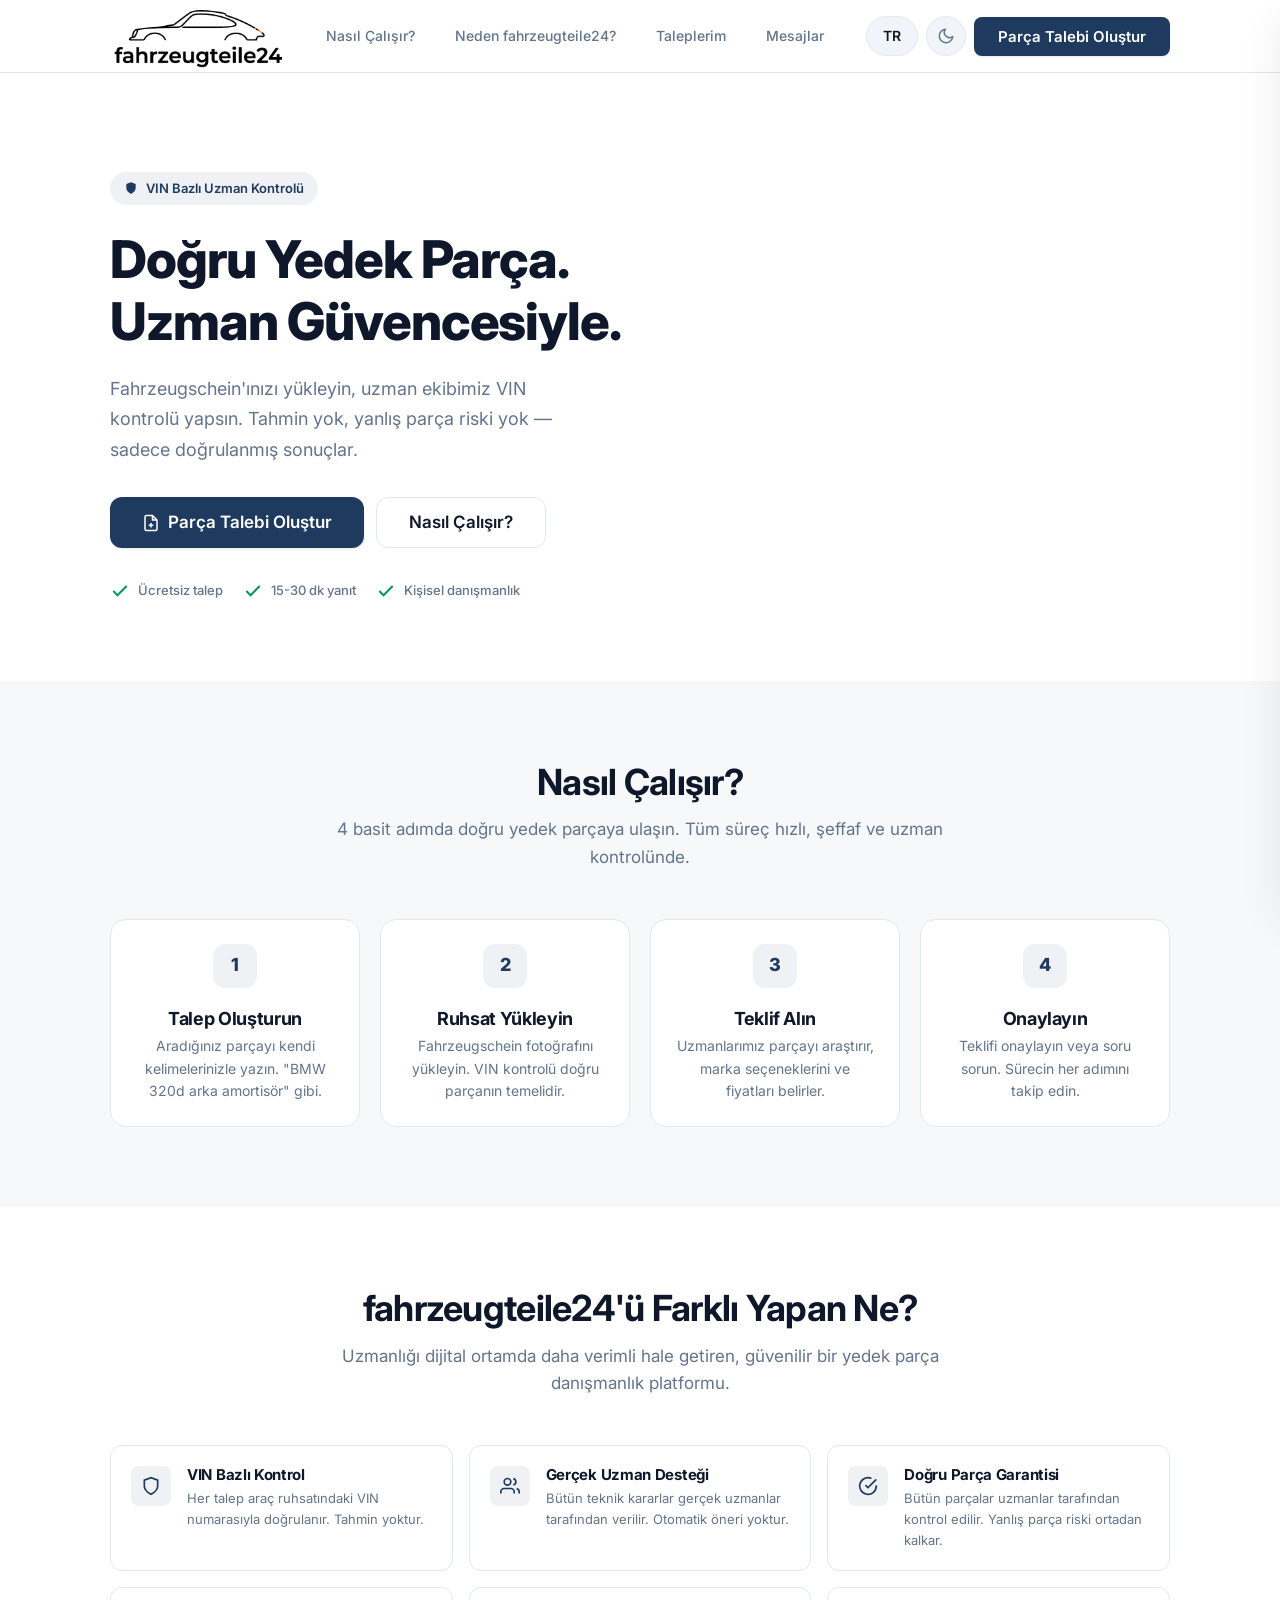
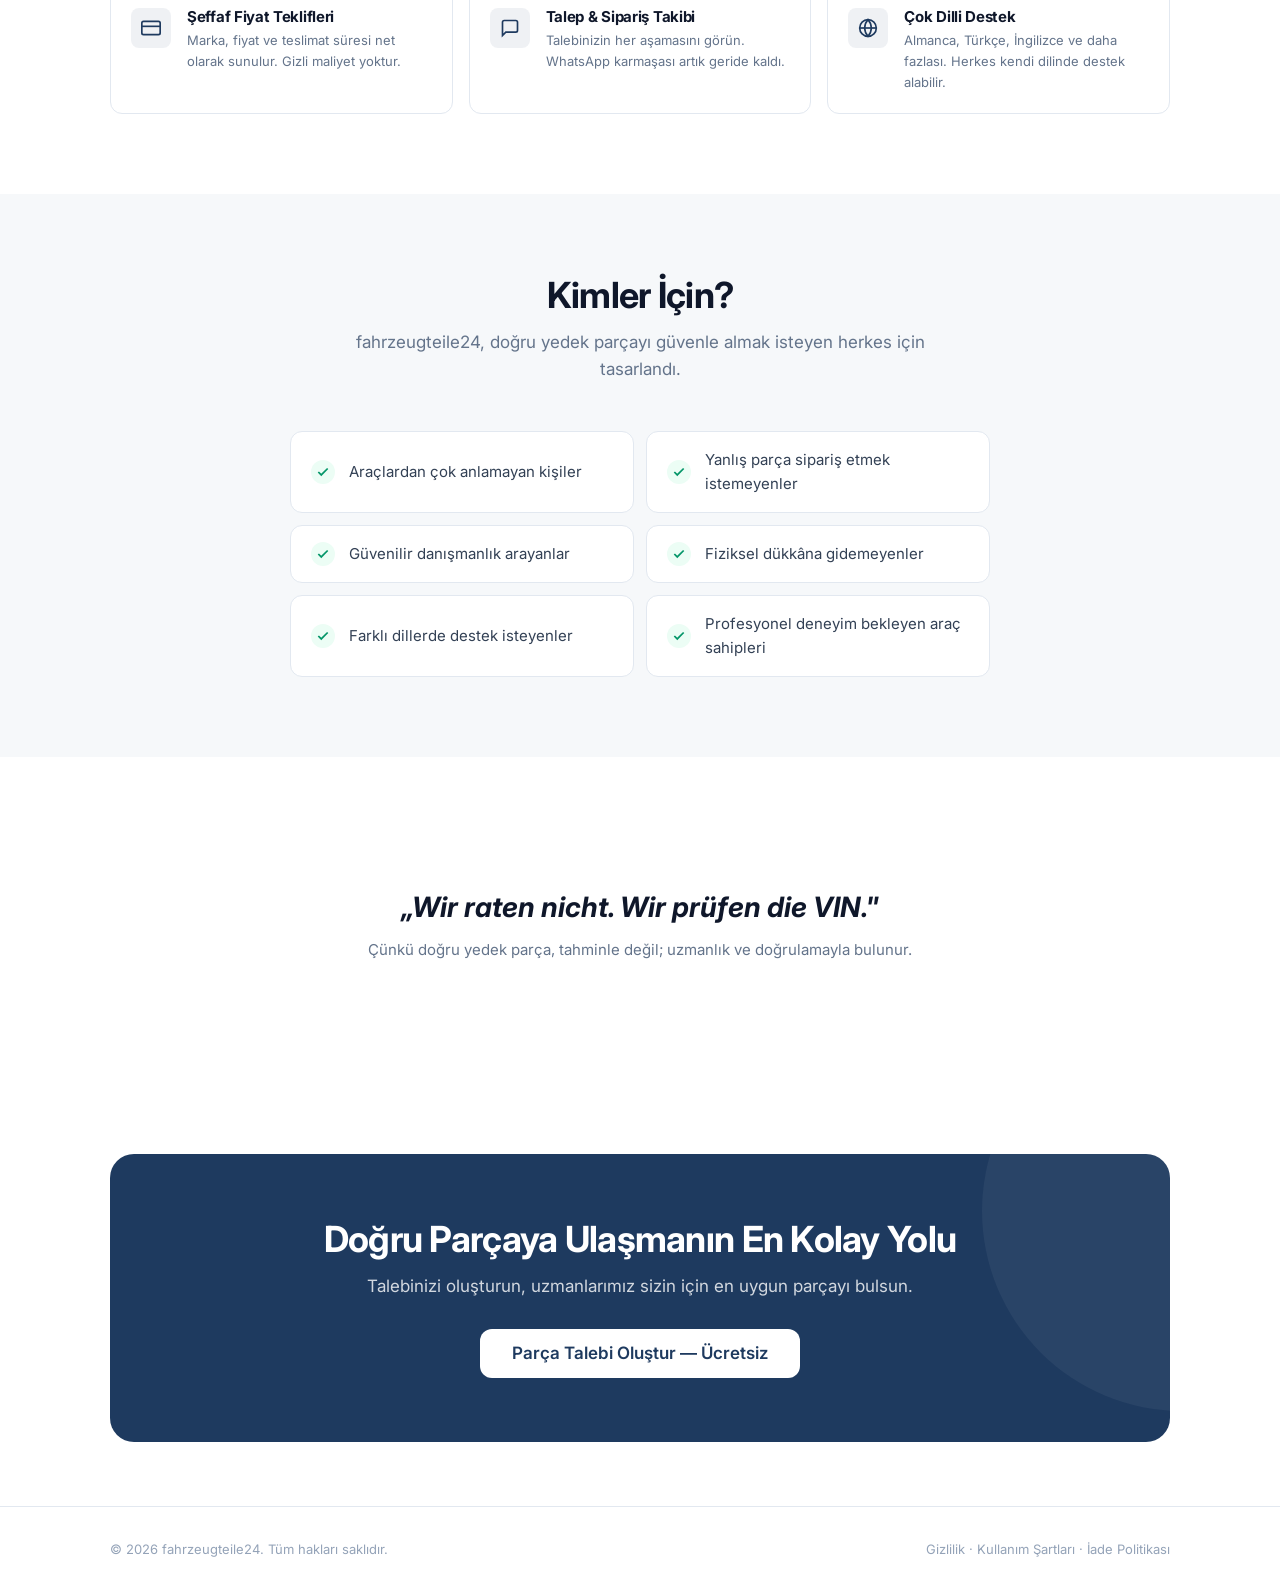
<file: index.html>
<!DOCTYPE html>
<html lang="tr">
<head>
  <meta charset="UTF-8">
  <meta name="viewport" content="width=device-width, initial-scale=1.0">
  <title>fahrzeugteile24 — Uzman Destekli Yedek Parça Platformu</title>
  <meta name="description" content="Doğru yedek parça, uzman güvencesiyle. VIN bazlı kontrol, şeffaf teklifler, profesyonel danışmanlık.">
  <link rel="stylesheet" href="css/design-system.css">
  <link rel="stylesheet" href="css/customer.css">
</head>
<body>

  <!-- ═══ NAVBAR ═══ -->
  <nav class="navbar" id="navbar">
    <div class="navbar-inner">
      <a href="#" class="navbar-brand" onclick="closeFlow()">
        <img src="assets/images/logo-light.png" alt="fahrzeugteile24" class="logo-img light-logo">
        <img src="assets/images/logo-dark.png" alt="fahrzeugteile24" class="logo-img dark-logo">
      </a>

      <div class="navbar-links">
        <a href="#nasil-calisir" class="navbar-link" data-i18n="nav_how">Nasıl Çalışır?</a>
        <a href="#guven" class="navbar-link" data-i18n="nav_why">Neden fahrzeugteile24?</a>
        <a href="#" class="navbar-link" onclick="showPage('requests'); return false;" data-i18n="nav_req">Taleplerim</a>
        <a href="#" class="navbar-link" data-i18n="nav_msgs">Mesajlar</a>
      </div>

      <div class="navbar-actions">
        <div class="lang-selector">
          <button class="lang-btn" onclick="toggleLangMenu()" id="currentLangBtn">TR</button>
          <div class="lang-menu" id="langMenu">
            <a href="#" onclick="changeLang('TR'); return false;">TR</a>
            <a href="#" onclick="changeLang('DE'); return false;">DE</a>
            <a href="#" onclick="changeLang('EN'); return false;">EN</a>
            <a href="#" onclick="changeLang('FR'); return false;">FR</a>
            <a href="#" onclick="changeLang('IT'); return false;">IT</a>
            <a href="#" onclick="changeLang('ES'); return false;">ES</a>
            <a href="#" onclick="changeLang('RU'); return false;">RU</a>
          </div>
        </div>
        <button class="theme-toggle" id="themeToggle" title="Tema değiştir">
          <svg class="icon-moon" width="18" height="18" viewBox="0 0 24 24" fill="none" stroke="currentColor" stroke-width="2" stroke-linecap="round" stroke-linejoin="round"><path d="M21 12.79A9 9 0 1 1 11.21 3 7 7 0 0 0 21 12.79z"/></svg>
          <svg class="icon-sun" width="18" height="18" viewBox="0 0 24 24" fill="none" stroke="currentColor" stroke-width="2" stroke-linecap="round" stroke-linejoin="round"><circle cx="12" cy="12" r="5"/><line x1="12" y1="1" x2="12" y2="3"/><line x1="12" y1="21" x2="12" y2="23"/><line x1="4.22" y1="4.22" x2="5.64" y2="5.64"/><line x1="18.36" y1="18.36" x2="19.78" y2="19.78"/><line x1="1" y1="12" x2="3" y2="12"/><line x1="21" y1="12" x2="23" y2="12"/><line x1="4.22" y1="19.78" x2="5.64" y2="18.36"/><line x1="18.36" y1="5.64" x2="19.78" y2="4.22"/></svg>
        </button>
        <a href="#" class="btn btn-primary navbar-cta" onclick="openFlow(); return false;" data-i18n="nav_cta">Parça Talebi Oluştur</a>
        <button class="mobile-menu-btn" onclick="toggleMobileMenu()">
          <span></span><span></span><span></span>
        </button>
      </div>
    </div>
  </nav>

  <!-- ═══ MOBILE MENU ═══ -->
  <div class="mobile-menu-backdrop" id="mobileBackdrop" onclick="toggleMobileMenu()"></div>
  <div class="mobile-menu" id="mobileMenu">
    <div class="mobile-menu-header">
      <span style="font-weight: 700; font-size: 1.125rem; color: var(--text-heading);">Menü</span>
      <button class="mobile-menu-close" onclick="toggleMobileMenu()">
        <svg width="18" height="18" viewBox="0 0 24 24" fill="none" stroke="currentColor" stroke-width="2.5"><line x1="18" y1="6" x2="6" y2="18"/><line x1="6" y1="6" x2="18" y2="18"/></svg>
      </button>
    </div>
    <div class="mobile-menu-body">
      <a href="#nasil-calisir" class="mobile-nav-link" onclick="toggleMobileMenu()">Nasıl Çalışır?<span class="arrow">›</span></a>
      <a href="#guven" class="mobile-nav-link" onclick="toggleMobileMenu()">Neden fahrzeugteile24?<span class="arrow">›</span></a>
      <a href="#" class="mobile-nav-link" onclick="showPage('requests'); toggleMobileMenu(); return false;">Taleplerim<span class="arrow">›</span></a>
      <a href="#" class="mobile-nav-link">Mesajlar<span class="arrow">›</span></a>
      <a href="#" class="mobile-nav-link">Teslimat Takip<span class="arrow">›</span></a>
      <a href="#" class="mobile-nav-link">Yardım & Destek<span class="arrow">›</span></a>
    </div>
    <div class="mobile-menu-footer">
      <button class="btn btn-primary btn-block" onclick="openFlow(); toggleMobileMenu();">Parça Talebi Oluştur</button>
    </div>
  </div>

  <!-- ═══ PAGE CONTENT ═══ -->
  <div class="page-content" id="pageContent">

    <!-- HERO -->
    <section class="hero">
      <div class="container">
        <div class="hero-inner">
          <div class="hero-content">
            <div class="hero-eyebrow reveal" data-i18n="hero_eyebrow">
              <svg width="14" height="14" viewBox="0 0 24 24" fill="currentColor"><path d="M12 22s8-4 8-10V5l-8-3-8 3v7c0 6 8 10 8 10z"/></svg>
              VIN Bazlı Uzman Kontrolü
            </div>

            <h1 class="reveal" data-i18n="hero_title">Doğru Yedek Parça.<br>Uzman Güvencesiyle.</h1>
            
            <p class="hero-desc reveal" data-i18n="hero_desc">
              Fahrzeugschein'ınızı yükleyin, uzman ekibimiz VIN kontrolü yapsın. 
              Tahmin yok, yanlış parça riski yok — sadece doğrulanmış sonuçlar.
            </p>

            <div class="hero-actions reveal">
              <button class="btn btn-primary btn-lg" onclick="openFlow()">
                <svg width="18" height="18" viewBox="0 0 24 24" fill="none" stroke="currentColor" stroke-width="2"><path d="M14 2H6a2 2 0 0 0-2 2v16a2 2 0 0 0 2 2h12a2 2 0 0 0 2-2V8z"/><polyline points="14 2 14 8 20 8"/><line x1="12" y1="18" x2="12" y2="12"/><line x1="9" y1="15" x2="15" y2="15"/></svg>
                <span data-i18n="hero_btn_primary">Parça Talebi Oluştur</span>
              </button>
              <a href="#nasil-calisir" class="btn btn-secondary btn-lg" data-i18n="hero_btn_secondary">Nasıl Çalışır?</a>
            </div>

            <div class="hero-trust reveal">
              <div class="hero-trust-item">
                <svg class="hero-trust-icon" viewBox="0 0 24 24" fill="none" stroke="currentColor" stroke-width="2.5"><polyline points="20 6 9 17 4 12"/></svg>
                <span data-i18n="hero_trust_1">Ücretsiz talep</span>
              </div>
              <div class="hero-trust-item">
                <svg class="hero-trust-icon" viewBox="0 0 24 24" fill="none" stroke="currentColor" stroke-width="2.5"><polyline points="20 6 9 17 4 12"/></svg>
                <span data-i18n="hero_trust_2">15-30 dk yanıt</span>
              </div>
              <div class="hero-trust-item">
                <svg class="hero-trust-icon" viewBox="0 0 24 24" fill="none" stroke="currentColor" stroke-width="2.5"><polyline points="20 6 9 17 4 12"/></svg>
                <span data-i18n="hero_trust_3">Kişisel danışmanlık</span>
              </div>
            </div>
          </div>
        </div>
      </div>
    </section>

    <!-- NASIL ÇALIŞIR -->
    <section class="section section-alt" id="nasil-calisir">
      <div class="container">
        <div class="section-header reveal">
          <h2 data-i18n="steps_title">Nasıl Çalışır?</h2>
          <p data-i18n="steps_desc">4 basit adımda doğru yedek parçaya ulaşın. Tüm süreç hızlı, şeffaf ve uzman kontrolünde.</p>
        </div>

        <div class="steps-grid reveal-group">
          <div class="step-card reveal">
            <div class="step-number">1</div>
            <div class="step-content">
              <h4 data-i18n="step1_title">Talep Oluşturun</h4>
              <p data-i18n="step1_desc">Aradığınız parçayı kendi kelimelerinizle yazın. "BMW 320d arka amortisör" gibi.</p>
            </div>
          </div>

          <div class="step-card reveal">
            <div class="step-number">2</div>
            <div class="step-content">
              <h4 data-i18n="step2_title">Ruhsat Yükleyin</h4>
              <p data-i18n="step2_desc">Fahrzeugschein fotoğrafını yükleyin. VIN kontrolü doğru parçanın temelidir.</p>
            </div>
          </div>

          <div class="step-card reveal">
            <div class="step-number">3</div>
            <div class="step-content">
              <h4 data-i18n="step3_title">Teklif Alın</h4>
              <p data-i18n="step3_desc">Uzmanlarımız parçayı araştırır, marka seçeneklerini ve fiyatları belirler.</p>
            </div>
          </div>

          <div class="step-card reveal">
            <div class="step-number">4</div>
            <div class="step-content">
              <h4 data-i18n="step4_title">Onaylayın</h4>
              <p data-i18n="step4_desc">Teklifi onaylayın veya soru sorun. Sürecin her adımını takip edin.</p>
            </div>
          </div>
        </div>
      </div>
    </section>

    <!-- GÜVEN BÖLÜMü -->
    <section class="section" id="guven">
      <div class="container">
        <div class="section-header reveal">
          <h2 data-i18n="trust_title">fahrzeugteile24'ü Farklı Yapan Ne?</h2>
          <p data-i18n="trust_desc">Uzmanlığı dijital ortamda daha verimli hale getiren, güvenilir bir yedek parça danışmanlık platformu.</p>
        </div>

        <div class="trust-grid reveal-group">
          <div class="trust-card reveal">
            <div class="trust-icon">
              <svg width="20" height="20" viewBox="0 0 24 24" fill="none" stroke="currentColor" stroke-width="2"><path d="M12 22s8-4 8-10V5l-8-3-8 3v7c0 6 8 10 8 10z"/></svg>
            </div>
            <div>
              <h4 data-i18n="trust1_title">VIN Bazlı Kontrol</h4>
              <p data-i18n="trust1_desc">Her talep araç ruhsatındaki VIN numarasıyla doğrulanır. Tahmin yoktur.</p>
            </div>
          </div>

          <div class="trust-card reveal">
            <div class="trust-icon">
              <svg width="20" height="20" viewBox="0 0 24 24" fill="none" stroke="currentColor" stroke-width="2"><path d="M17 21v-2a4 4 0 0 0-4-4H5a4 4 0 0 0-4 4v2"/><circle cx="9" cy="7" r="4"/><path d="M23 21v-2a4 4 0 0 0-3-3.87"/><path d="M16 3.13a4 4 0 0 1 0 7.75"/></svg>
            </div>
            <div>
              <h4 data-i18n="trust2_title">Gerçek Uzman Desteği</h4>
              <p data-i18n="trust2_desc">Bütün teknik kararlar gerçek uzmanlar tarafından verilir. Otomatik öneri yoktur.</p>
            </div>
          </div>

          <div class="trust-card reveal">
            <div class="trust-icon">
              <svg width="20" height="20" viewBox="0 0 24 24" fill="none" stroke="currentColor" stroke-width="2"><path d="M22 11.08V12a10 10 0 1 1-5.93-9.14"/><polyline points="22 4 12 14.01 9 11.01"/></svg>
            </div>
            <div>
              <h4 data-i18n="trust3_title">Doğru Parça Garantisi</h4>
              <p data-i18n="trust3_desc">Bütün parçalar uzmanlar tarafından kontrol edilir. Yanlış parça riski ortadan kalkar.</p>
            </div>
          </div>

          <div class="trust-card reveal">
            <div class="trust-icon">
              <svg width="20" height="20" viewBox="0 0 24 24" fill="none" stroke="currentColor" stroke-width="2"><rect x="1" y="4" width="22" height="16" rx="2" ry="2"/><line x1="1" y1="10" x2="23" y2="10"/></svg>
            </div>
            <div>
              <h4 data-i18n="trust4_title">Şeffaf Fiyat Teklifleri</h4>
              <p data-i18n="trust4_desc">Marka, fiyat ve teslimat süresi net olarak sunulur. Gizli maliyet yoktur.</p>
            </div>
          </div>

          <div class="trust-card reveal">
            <div class="trust-icon">
              <svg width="20" height="20" viewBox="0 0 24 24" fill="none" stroke="currentColor" stroke-width="2"><path d="M21 15a2 2 0 0 1-2 2H7l-4 4V5a2 2 0 0 1 2-2h14a2 2 0 0 1 2 2z"/></svg>
            </div>
            <div>
              <h4 data-i18n="trust5_title">Talep & Sipariş Takibi</h4>
              <p data-i18n="trust5_desc">Talebinizin her aşamasını görün. WhatsApp karmaşası artık geride kaldı.</p>
            </div>
          </div>

          <div class="trust-card reveal">
            <div class="trust-icon">
              <svg width="20" height="20" viewBox="0 0 24 24" fill="none" stroke="currentColor" stroke-width="2"><circle cx="12" cy="12" r="10"/><line x1="2" y1="12" x2="22" y2="12"/><path d="M12 2a15.3 15.3 0 0 1 4 10 15.3 15.3 0 0 1-4 10 15.3 15.3 0 0 1-4-10 15.3 15.3 0 0 1 4-10z"/></svg>
            </div>
            <div>
              <h4 data-i18n="trust6_title">Çok Dilli Destek</h4>
              <p data-i18n="trust6_desc">Almanca, Türkçe, İngilizce ve daha fazlası. Herkes kendi dilinde destek alabilir.</p>
            </div>
          </div>
        </div>
      </div>
    </section>

    <!-- KİMLER İÇİN? -->
    <section class="section section-alt" id="kimler-icin">
      <div class="container">
        <div class="section-header reveal">
          <h2 data-i18n="aud_title">Kimler İçin?</h2>
          <p data-i18n="aud_desc">fahrzeugteile24, doğru yedek parçayı güvenle almak isteyen herkes için tasarlandı.</p>
        </div>

        <div class="audience-list reveal-group">
          <div class="audience-item reveal">
            <div class="audience-check">
              <svg width="14" height="14" viewBox="0 0 24 24" fill="none" stroke="currentColor" stroke-width="3"><polyline points="20 6 9 17 4 12"/></svg>
            </div>
            <span data-i18n="aud1">Araçlardan çok anlamayan kişiler</span>
          </div>
          <div class="audience-item reveal">
            <div class="audience-check">
              <svg width="14" height="14" viewBox="0 0 24 24" fill="none" stroke="currentColor" stroke-width="3"><polyline points="20 6 9 17 4 12"/></svg>
            </div>
            <span data-i18n="aud2">Yanlış parça sipariş etmek istemeyenler</span>
          </div>
          <div class="audience-item reveal">
            <div class="audience-check">
              <svg width="14" height="14" viewBox="0 0 24 24" fill="none" stroke="currentColor" stroke-width="3"><polyline points="20 6 9 17 4 12"/></svg>
            </div>
            <span data-i18n="aud3">Güvenilir danışmanlık arayanlar</span>
          </div>
          <div class="audience-item reveal">
            <div class="audience-check">
              <svg width="14" height="14" viewBox="0 0 24 24" fill="none" stroke="currentColor" stroke-width="3"><polyline points="20 6 9 17 4 12"/></svg>
            </div>
            <span data-i18n="aud4">Fiziksel dükkâna gidemeyenler</span>
          </div>
          <div class="audience-item reveal">
            <div class="audience-check">
              <svg width="14" height="14" viewBox="0 0 24 24" fill="none" stroke="currentColor" stroke-width="3"><polyline points="20 6 9 17 4 12"/></svg>
            </div>
            <span data-i18n="aud5">Farklı dillerde destek isteyenler</span>
          </div>
          <div class="audience-item reveal">
            <div class="audience-check">
              <svg width="14" height="14" viewBox="0 0 24 24" fill="none" stroke="currentColor" stroke-width="3"><polyline points="20 6 9 17 4 12"/></svg>
            </div>
            <span data-i18n="aud6">Profesyonel deneyim bekleyen araç sahipleri</span>
          </div>
        </div>
      </div>
    </section>

    <!-- QUOTE -->
    <section class="section">
      <div class="container">
        <div class="quote-section reveal">
          <p class="quote-text" data-i18n="quote_text">„Wir raten nicht. Wir prüfen die VIN."</p>
          <p class="quote-sub" data-i18n="quote_sub">Çünkü doğru yedek parça, tahminle değil; uzmanlık ve doğrulamayla bulunur.</p>
        </div>
      </div>
    </section>

    <!-- CTA -->
    <section class="cta-section">
      <div class="container">
        <div class="cta-box reveal">
          <h2 data-i18n="cta_title">Doğru Parçaya Ulaşmanın En Kolay Yolu</h2>
          <p data-i18n="cta_desc">Talebinizi oluşturun, uzmanlarımız sizin için en uygun parçayı bulsun.</p>
          <button class="btn btn-lg" onclick="openFlow()" data-i18n="cta_btn">
            Parça Talebi Oluştur — Ücretsiz
          </button>
        </div>
      </div>
    </section>

    <!-- FOOTER -->
    <footer class="footer">
      <div class="container">
        <div class="footer-inner">
          <div class="footer-text" data-i18n="footer_copy">© 2026 fahrzeugteile24. Tüm hakları saklıdır.</div>
          <div class="footer-text">
            <a href="#" style="color: var(--text-muted);" data-i18n="footer_privacy">Gizlilik</a> · 
            <a href="#" style="color: var(--text-muted);" data-i18n="footer_terms">Kullanım Şartları</a> · 
            <a href="#" style="color: var(--text-muted);" data-i18n="footer_returns">İade Politikası</a>
          </div>
        </div>
      </div>
    </footer>
  </div>

  <!-- ═══ TALEPLERİM PAGE ═══ -->
  <div class="page-overlay" id="requestsPage">
    <nav class="navbar scrolled">
      <div class="navbar-inner">
        <a href="#" class="navbar-brand" onclick="showPage('home'); return false;">
          <div class="navbar-logo"><svg viewBox="0 0 24 24"><path d="M12 22s8-4 8-10V5l-8-3-8 3v7c0 6 8 10 8 10z"/></svg></div>
          <div class="navbar-brand-text">fahrzeugteile<span>24</span></div>
        </a>
        <div class="navbar-actions">
          <button class="theme-toggle" onclick="toggleTheme()">
            <svg class="icon-moon" width="18" height="18" viewBox="0 0 24 24" fill="none" stroke="currentColor" stroke-width="2" stroke-linecap="round" stroke-linejoin="round"><path d="M21 12.79A9 9 0 1 1 11.21 3 7 7 0 0 0 21 12.79z"/></svg>
            <svg class="icon-sun" width="18" height="18" viewBox="0 0 24 24" fill="none" stroke="currentColor" stroke-width="2" stroke-linecap="round" stroke-linejoin="round"><circle cx="12" cy="12" r="5"/><line x1="12" y1="1" x2="12" y2="3"/><line x1="12" y1="21" x2="12" y2="23"/><line x1="4.22" y1="4.22" x2="5.64" y2="5.64"/><line x1="18.36" y1="18.36" x2="19.78" y2="19.78"/><line x1="1" y1="12" x2="3" y2="12"/><line x1="21" y1="12" x2="23" y2="12"/><line x1="4.22" y1="19.78" x2="5.64" y2="18.36"/><line x1="18.36" y1="5.64" x2="19.78" y2="4.22"/></svg>
          </button>
          <button class="btn btn-secondary" style="padding: 8px 16px; font-size: 0.875rem;" onclick="showPage('home')" data-i18n="btn_home">← Ana Sayfa</button>
        </div>
      </div>
    </nav>

    <div style="padding-top: 80px; max-width: 800px; margin: 0 auto; padding-left: 24px; padding-right: 24px;">
      <div style="margin-bottom: 32px;">
        <h2 style="color: var(--text-heading); margin-bottom: 8px;" data-i18n="req_title">Taleplerim</h2>
        <p style="color: var(--text-secondary);" data-i18n="req_desc">Gönderdiğiniz taleplerin durumunu buradan takip edebilirsiniz.</p>
      </div>

      <!-- Request Card 1 -->
      <div class="card card-interactive" style="margin-bottom: 16px; cursor: pointer;" onclick="showPage('detail')">
        <div style="display: flex; justify-content: space-between; align-items: flex-start; margin-bottom: 12px;">
          <div>
            <h4 style="color: var(--text-heading); font-size: 1rem;">BMW 320d Arka Amortisör</h4>
            <p style="font-size: 0.8125rem; color: var(--text-muted); margin-top: 2px;">Talep No: #REQ-8392</p>
          </div>
          <span class="badge badge-warning" data-i18n="req_wait">● Teklif Bekleniyor</span>
        </div>
        <div style="display: flex; gap: 16px; font-size: 0.8125rem; color: var(--text-secondary);">
          <span data-i18n="req_doc">📄 Ruhsat yüklendi</span>
          <span>🕐 2 saat önce</span>
        </div>
        <div style="margin-top: 12px; padding: 12px 16px; background: var(--info-bg); border-radius: var(--radius-sm); font-size: 0.8125rem; color: var(--info);" data-i18n="req_msg1">
          💬 Yeni mesaj: "Talebiniz inceleniyor, kısa sürede teklif göndereceğiz."
        </div>
      </div>

      <!-- Request Card 2 -->
      <div class="card card-interactive" style="margin-bottom: 16px; cursor: pointer;">
        <div style="display: flex; justify-content: space-between; align-items: flex-start; margin-bottom: 12px;">
          <div>
            <h4 style="color: var(--text-heading); font-size: 1rem;">VW Golf 7 Fren Balataları</h4>
            <p style="font-size: 0.8125rem; color: var(--text-muted); margin-top: 2px;">Talep No: #REQ-8387</p>
          </div>
          <span class="badge badge-accent" data-i18n="req_sent">● Teklif Gönderildi</span>
        </div>
        <div style="display: flex; gap: 16px; font-size: 0.8125rem; color: var(--text-secondary);">
          <span data-i18n="req_doc">📄 Ruhsat yüklendi</span>
          <span>🕐 Dün, 17:46</span>
        </div>
        <div style="margin-top: 12px; padding: 12px 16px; background: var(--accent-soft); border-radius: var(--radius-sm); font-size: 0.8125rem; color: var(--accent); font-weight: 500;" data-i18n="req_msg2">
          📋 Bir teklif kararınızı bekliyor
        </div>
      </div>

      <!-- Request Card 3 -->
      <div class="card" style="margin-bottom: 16px;">
        <div style="display: flex; justify-content: space-between; align-items: flex-start; margin-bottom: 12px;">
          <div>
            <h4 style="color: var(--text-heading); font-size: 1rem;">Mercedes C220 Sol Far</h4>
            <p style="font-size: 0.8125rem; color: var(--text-muted); margin-top: 2px;">Talep No: #REQ-8355</p>
          </div>
          <span class="badge badge-success" data-i18n="req_done">● Tamamlandı</span>
        </div>
        <div style="display: flex; gap: 16px; font-size: 0.8125rem; color: var(--text-secondary);">
          <span data-i18n="req_doc">📄 Ruhsat yüklendi</span>
          <span>🕐 10.06.2026</span>
        </div>
      </div>
    </div>
  </div>

  <!-- ═══ TALEP DETAY PAGE ═══ -->
  <div class="page-overlay" id="detailPage">
    <nav class="navbar scrolled">
      <div class="navbar-inner">
        <a href="#" class="navbar-brand" onclick="showPage('home'); return false;">
          <div class="navbar-logo"><svg viewBox="0 0 24 24"><path d="M12 22s8-4 8-10V5l-8-3-8 3v7c0 6 8 10 8 10z"/></svg></div>
          <div class="navbar-brand-text">fahrzeugteile<span>24</span></div>
        </a>
        <div class="navbar-actions">
          <button class="btn btn-secondary" style="padding: 8px 16px; font-size: 0.875rem;" onclick="showPage('requests')" data-i18n="btn_back">← Taleplerim</button>
        </div>
      </div>
    </nav>

    <div style="padding-top: 80px; max-width: 800px; margin: 0 auto; padding-left: 24px; padding-right: 24px; padding-bottom: 40px;">

      <!-- Request Summary -->
      <div class="card" style="margin-bottom: 20px;">
        <div style="display: flex; justify-content: space-between; align-items: flex-start; margin-bottom: 16px;">
          <div>
            <h3 style="color: var(--text-heading);">BMW 320d Arka Amortisör</h3>
            <p style="font-size: 0.8125rem; color: var(--text-muted); margin-top: 4px;">#REQ-8392 · 2 saat önce</p>
          </div>
          <span class="badge badge-warning" data-i18n="req_wait">● Teklif Bekleniyor</span>
        </div>
        <!-- Vehicle Info -->
        <div style="background: var(--accent-soft); border: 1px solid var(--accent-border, rgba(30,58,95,0.15)); border-radius: var(--radius-md); padding: 16px; margin-top: 8px;">
          <div style="font-size: 0.75rem; color: var(--accent); font-weight: 600; margin-bottom: 8px;" data-i18n="det_veh">ARAÇ BİLGİSİ</div>
          <div style="display: grid; grid-template-columns: 1fr 1fr; gap: 8px; font-size: 0.875rem;">
            <div><span style="color: var(--text-muted);" data-i18n="det_mod">Model:</span> <strong style="color: var(--text-heading);">BMW 320d</strong></div>
            <div><span style="color: var(--text-muted);" data-i18n="det_yr">Yıl:</span> <strong style="color: var(--text-heading);">2019</strong></div>
            <div style="grid-column: 1 / -1;"><span style="color: var(--text-muted);">VIN:</span> <strong style="color: var(--text-heading);">WBAPH5C55BA123456</strong></div>
          </div>
        </div>
      </div>

      <!-- Documents -->
      <div class="card" style="margin-bottom: 20px;">
        <h4 style="color: var(--text-heading); margin-bottom: 16px;" data-i18n="det_docs">Belgeler</h4>
        <div style="display: grid; grid-template-columns: repeat(auto-fill, minmax(140px, 1fr)); gap: 12px;">
          <div style="background: var(--bg-section-alt); border: 1px solid var(--border); border-radius: var(--radius-md); padding: 16px; text-align: center;">
            <svg width="28" height="28" viewBox="0 0 24 24" fill="none" stroke="var(--accent)" stroke-width="1.5" style="margin: 0 auto 8px;"><path d="M14 2H6a2 2 0 0 0-2 2v16a2 2 0 0 0 2 2h12a2 2 0 0 0 2-2V8z"/><polyline points="14 2 14 8 20 8"/></svg>
            <div style="font-size: 0.75rem; font-weight: 600; color: var(--text-heading);">Fahrzeugschein</div>
            <div style="font-size: 0.6875rem; color: var(--text-muted);">fahrzeugschein.jpg</div>
          </div>
        </div>
      </div>

      <!-- Chat Messages -->
      <div class="card" style="margin-bottom: 20px;">
        <h4 style="color: var(--text-heading); margin-bottom: 16px;" data-i18n="det_msgs">Mesajlar</h4>
        <div style="display: flex; flex-direction: column; gap: 12px; margin-bottom: 16px;">
          <!-- Expert message -->
          <div style="display: flex; gap: 8px; max-width: 85%;">
            <div style="width: 32px; height: 32px; border-radius: 50%; background: var(--accent-soft); color: var(--accent); display: flex; align-items: center; justify-content: center; flex-shrink: 0; font-size: 0.75rem; font-weight: 700;">E</div>
            <div>
              <div style="background: var(--bg-section-alt); border: 1px solid var(--border); border-radius: 2px 12px 12px 12px; padding: 12px 16px;">
                <p style="font-size: 0.875rem; color: var(--text-body);" data-i18n="det_expert_msg">Merhaba, talebiniz uzman ekibimize iletildi. Aracınız için en uygun amortisör seçeneklerini araştırıyoruz. Kısa sürede teklif göndereceğiz.</p>
              </div>
              <div style="font-size: 0.6875rem; color: var(--text-muted); margin-top: 4px;"><span data-i18n="det_expert">fahrzeugteile24 Uzman</span> · 14:32</div>
            </div>
          </div>
          <!-- Customer message -->
          <div style="display: flex; gap: 8px; max-width: 85%; margin-left: auto; flex-direction: row-reverse;">
            <div style="width: 32px; height: 32px; border-radius: 50%; background: var(--success-bg); color: var(--success); display: flex; align-items: center; justify-content: center; flex-shrink: 0; font-size: 0.75rem; font-weight: 700;">M</div>
            <div style="text-align: right;">
              <div style="background: var(--accent); color: white; border-radius: 12px 2px 12px 12px; padding: 12px 16px;">
                <p style="font-size: 0.875rem;">Teşekkürler, ne kadar sürer acaba?</p>
              </div>
              <div style="font-size: 0.6875rem; color: var(--text-muted); margin-top: 4px;">Siz · 14:45</div>
            </div>
          </div>
          <!-- Expert reply -->
          <div style="display: flex; gap: 8px; max-width: 85%;">
            <div style="width: 32px; height: 32px; border-radius: 50%; background: var(--accent-soft); color: var(--accent); display: flex; align-items: center; justify-content: center; flex-shrink: 0; font-size: 0.75rem; font-weight: 700;">E</div>
            <div>
              <div style="background: var(--bg-section-alt); border: 1px solid var(--border); border-radius: 2px 12px 12px 12px; padding: 12px 16px;">
                <p style="font-size: 0.875rem; color: var(--text-body);">Genellikle 15-30 dakika içinde teklif hazırlıyoruz. VIN kontrolünüz tamamlandı, şu an uygun parça seçeneklerini karşılaştırıyoruz.</p>
              </div>
              <div style="font-size: 0.6875rem; color: var(--text-muted); margin-top: 4px;">fahrzeugteile24 Uzman · 14:48</div>
            </div>
          </div>
        </div>

        <!-- Offer Card -->
        <div style="border: 2px solid var(--accent); border-radius: var(--radius-lg); padding: 20px; margin-bottom: 16px; background: var(--accent-softer);">
          <div style="display: flex; align-items: center; gap: 8px; margin-bottom: 16px;">
            <svg width="18" height="18" viewBox="0 0 24 24" fill="none" stroke="var(--accent)" stroke-width="2"><rect x="1" y="4" width="22" height="16" rx="2" ry="2"/><line x1="1" y1="10" x2="23" y2="10"/></svg>
            <span style="font-weight: 700; color: var(--accent);">Teklif</span>
          </div>
          <div style="display: grid; grid-template-columns: 1fr 1fr; gap: 12px; margin-bottom: 16px;">
            <div>
              <div style="font-size: 0.75rem; color: var(--text-muted);">Marka</div>
              <div style="font-weight: 600; color: var(--text-heading);">Sachs</div>
            </div>
            <div>
              <div style="font-size: 0.75rem; color: var(--text-muted);">Ürün</div>
              <div style="font-weight: 600; color: var(--text-heading);">Arka Amortisör</div>
            </div>
            <div>
              <div style="font-size: 0.75rem; color: var(--text-muted);">Fiyat</div>
              <div style="font-weight: 800; color: var(--text-heading); font-size: 1.25rem;">89 €</div>
            </div>
            <div>
              <div style="font-size: 0.75rem; color: var(--text-muted);">Teslimat</div>
              <div style="font-weight: 600; color: var(--text-heading);">2-3 iş günü</div>
            </div>
          </div>
          <div style="display: flex; gap: 10px;">
            <button class="btn btn-primary" style="flex: 1;" onclick="alert('Teklif onaylandı!')">✓ Teklifi Onayla</button>
            <button class="btn btn-secondary" style="flex: 1;">? Soru Sor</button>
          </div>
        </div>

        <!-- Message Input -->
        <div style="display: flex; gap: 8px;">
          <input type="text" class="input" placeholder="Mesajınızı yazın..." style="flex: 1;">
          <button class="btn btn-primary">Gönder</button>
        </div>
      </div>

    </div>
  </div>

  <!-- ═══ REQUEST FLOW OVERLAY ═══ -->
  <div class="flow-overlay" id="flowOverlay">
    
    <!-- STEP 1: Parça Tanımı -->
    <div class="flow-step active" id="flowStep1">
      <div class="flow-header">
        <button class="flow-back-btn" onclick="closeFlow()">
          <svg width="18" height="18" viewBox="0 0 24 24" fill="none" stroke="currentColor" stroke-width="2"><path d="M15 18l-6-6 6-6"/></svg>
        </button>
        <span class="flow-header-title" data-i18n="flow1_title">Parça Talebi</span>
        <span class="flow-header-step">1 / 4</span>
      </div>

      <div class="flow-progress">
        <div class="flow-progress-inner">
          <div class="progress-track">
            <div class="progress-step active"><div class="progress-dot">1</div><div class="progress-label" data-i18n="flow_prog1">Parça</div></div>
            <div class="progress-step"><div class="progress-dot">2</div><div class="progress-label" data-i18n="flow_prog2">Ruhsat</div></div>
            <div class="progress-step"><div class="progress-dot">3</div><div class="progress-label" data-i18n="flow_prog3">Ek Bilgi</div></div>
            <div class="progress-step"><div class="progress-dot">4</div><div class="progress-label" data-i18n="flow_prog4">Gönder</div></div>
          </div>
        </div>
      </div>

      <div class="flow-body">
        <div class="flow-form">
          <div>
            <h2 data-i18n="flow1_h2">Hangi parçayı arıyorsunuz?</h2>
            <p class="subtitle" data-i18n="flow1_sub">Aradığınız parçayı seçin veya kısaca tanımlayın.</p>
          </div>

          <div class="chip-group">
            <button class="chip" onclick="selectChip(this)" data-i18n="flow1_chip1">Fren Balataları</button>
            <button class="chip" onclick="selectChip(this)" data-i18n="flow1_chip2">Amortisör</button>
            <button class="chip" onclick="selectChip(this)" data-i18n="flow1_chip3">Far / Aydınlatma</button>
            <button class="chip" onclick="selectChip(this)" data-i18n="flow1_chip4">Yağ Filtresi</button>
            <button class="chip" onclick="selectChip(this)" data-i18n="flow1_chip5">Akü</button>
            <button class="chip" onclick="selectChip(this)" data-i18n="flow1_chip6">Diğer</button>
          </div>

          <div class="field-group">
            <label class="input-label" data-i18n="flow1_label">Parça Tanımı</label>
            <textarea class="input" placeholder="Örn: 2017 BMW 320d için arka sağ amortisör arıyorum..." data-i18n="flow1_ph"></textarea>
          </div>
        </div>
      </div>

      <div class="flow-footer">
        <button class="btn btn-primary btn-lg btn-block" onclick="goToStep(2)" data-i18n="flow_next">Devam Et</button>
      </div>
    </div>

    <!-- STEP 2: Fahrzeugschein -->
    <div class="flow-step" id="flowStep2">
      <div class="flow-header">
        <button class="flow-back-btn" onclick="goToStep(1)">
          <svg width="18" height="18" viewBox="0 0 24 24" fill="none" stroke="currentColor" stroke-width="2"><path d="M15 18l-6-6 6-6"/></svg>
        </button>
        <span class="flow-header-title" data-i18n="flow2_title">Araç Ruhsatı</span>
        <span class="flow-header-step">2 / 4</span>
      </div>

      <div class="flow-progress">
        <div class="flow-progress-inner">
          <div class="progress-track">
            <div class="progress-step completed"><div class="progress-dot">✓</div><div class="progress-label" data-i18n="flow_prog1">Parça</div></div>
            <div class="progress-step active"><div class="progress-dot">2</div><div class="progress-label" data-i18n="flow_prog2">Ruhsat</div></div>
            <div class="progress-step"><div class="progress-dot">3</div><div class="progress-label" data-i18n="flow_prog3">Ek Bilgi</div></div>
            <div class="progress-step"><div class="progress-dot">4</div><div class="progress-label" data-i18n="flow_prog4">Gönder</div></div>
          </div>
        </div>
      </div>

      <div class="flow-body">
        <div class="flow-form">
          <div>
            <h2 data-i18n="flow2_h2">Fahrzeugschein Gerekli</h2>
            <p class="subtitle" data-i18n="flow2_sub">Doğru parçayı bulabilmemiz için VIN kontrolü şarttır. Aynı modelin farklı motor ve donanım varyasyonları olabilir.</p>
          </div>

          <div class="upload-area" onclick="simulateUpload(this)">
            <div class="upload-icon-circle">
              <svg width="24" height="24" viewBox="0 0 24 24" fill="none" stroke="currentColor" stroke-width="2"><path d="M21 15v4a2 2 0 0 1-2 2H5a2 2 0 0 1-2-2v-4"/><polyline points="17 8 12 3 7 8"/><line x1="12" y1="3" x2="12" y2="15"/></svg>
            </div>
            <div>
              <p style="font-weight: 600; color: var(--text-heading); margin-bottom: 4px;" data-i18n="flow2_up_title">Ruhsat fotoğrafını yükleyin</p>
              <p class="text-muted" style="font-size: 0.8125rem;" data-i18n="flow2_up_sub">JPG, PNG veya PDF · Maks. 10 MB</p>
            </div>
          </div>

          <div class="upload-actions">
            <button class="btn btn-secondary" onclick="simulateUpload(document.querySelector('.upload-area'))">
              <svg width="16" height="16" viewBox="0 0 24 24" fill="none" stroke="currentColor" stroke-width="2"><path d="M23 19a2 2 0 0 1-2 2H3a2 2 0 0 1-2-2V8a2 2 0 0 1 2-2h4l2-3h6l2 3h4a2 2 0 0 1 2 2z"/><circle cx="12" cy="13" r="4"/></svg>
              <span data-i18n="flow2_cam">Kamera</span>
            </button>
            <button class="btn btn-secondary" onclick="simulateUpload(document.querySelector('.upload-area'))">
              <svg width="16" height="16" viewBox="0 0 24 24" fill="none" stroke="currentColor" stroke-width="2"><path d="M13 2H6a2 2 0 0 0-2 2v16a2 2 0 0 0 2 2h12a2 2 0 0 0 2-2V9z"/><polyline points="13 2 13 9 20 9"/></svg>
              <span data-i18n="flow2_file">Dosya Seç</span>
            </button>
          </div>

          <div class="file-pill" id="filePill" style="display: none;">
            <svg width="14" height="14" viewBox="0 0 24 24" fill="none" stroke="currentColor" stroke-width="2.5"><polyline points="20 6 9 17 4 12"/></svg>
            <span data-i18n="flow2_success">fahrzeugschein.jpg yüklendi</span>
          </div>

          <div class="info-note">
            <svg width="16" height="16" viewBox="0 0 24 24" fill="none" stroke="currentColor" stroke-width="2"><circle cx="12" cy="12" r="10"/><line x1="12" y1="8" x2="12" y2="12"/><line x1="12" y1="16" x2="12.01" y2="16"/></svg>
            <span data-i18n="flow2_note">Fahrzeugschein olmadan talep işleme alınamaz. Bu, doğru parça tespitinin temelidir.</span>
          </div>
        </div>
      </div>

      <div class="flow-footer">
        <button class="btn btn-primary btn-lg btn-block" onclick="goToStep(3)">Devam Et</button>
      </div>
    </div>

    <!-- STEP 3: Ek Bilgiler -->
    <div class="flow-step" id="flowStep3">
      <div class="flow-header">
        <button class="flow-back-btn" onclick="goToStep(2)">
          <svg width="18" height="18" viewBox="0 0 24 24" fill="none" stroke="currentColor" stroke-width="2"><path d="M15 18l-6-6 6-6"/></svg>
        </button>
        <span class="flow-header-title">Ek Bilgiler</span>
        <span class="flow-header-step">3 / 4</span>
      </div>

      <div class="flow-progress">
        <div class="flow-progress-inner">
          <div class="progress-track">
            <div class="progress-step completed"><div class="progress-dot">✓</div><div class="progress-label">Parça</div></div>
            <div class="progress-step completed"><div class="progress-dot">✓</div><div class="progress-label">Ruhsat</div></div>
            <div class="progress-step active"><div class="progress-dot">3</div><div class="progress-label">Ek Bilgi</div></div>
            <div class="progress-step"><div class="progress-dot">4</div><div class="progress-label">Gönder</div></div>
          </div>
        </div>
      </div>

      <div class="flow-body">
        <div class="flow-form">
          <div>
            <h2>Ek Bilgiler</h2>
            <p class="subtitle">Bu bilgiler opsiyoneldir ancak uzmanlarımızın süreci hızlandırmasına yardımcı olur.</p>
          </div>

          <div class="field-group">
            <label class="input-label">OEM / Orijinal Parça Numarası</label>
            <input type="text" class="input" placeholder="Örn: 1J0 698 151 G">
          </div>

          <div class="field-group">
            <label class="input-label">Parça Fotoğrafları</label>
            <div class="upload-area" style="padding: 24px;" onclick="this.innerHTML = '<div class=\'file-pill\' style=\'display:inline-flex\'><svg width=\'14\' height=\'14\' viewBox=\'0 0 24 24\' fill=\'none\' stroke=\'currentColor\' stroke-width=\'2.5\'><polyline points=\'20 6 9 17 4 12\'/></svg>parca_foto.jpg yüklendi</div>'">
              <p style="font-weight: 500; font-size: 0.875rem; color: var(--text-secondary);">Hasarlı veya eski parçanın fotoğrafını ekleyin</p>
              <button class="btn btn-secondary" style="padding: 8px 16px; font-size: 0.8125rem;" onclick="event.stopPropagation();">
                <svg width="14" height="14" viewBox="0 0 24 24" fill="none" stroke="currentColor" stroke-width="2"><path d="M23 19a2 2 0 0 1-2 2H3a2 2 0 0 1-2-2V8a2 2 0 0 1 2-2h4l2-3h6l2 3h4a2 2 0 0 1 2 2z"/><circle cx="12" cy="13" r="4"/></svg>
                Fotoğraf Ekle
              </button>
            </div>
          </div>

          <div class="field-group">
            <label class="input-label">Ek Notlar</label>
            <textarea class="input" placeholder="Eklemek istediğiniz başka bir detay var mı?" style="min-height: 80px;"></textarea>
          </div>
        </div>
      </div>

      <div class="flow-footer">
        <button class="btn btn-primary btn-lg btn-block" onclick="goToStep(4)">Talebi Gönder</button>
        <button class="btn btn-ghost btn-block" onclick="goToStep(4)" style="font-size: 0.875rem;">Ek bilgi olmadan devam et</button>
      </div>
    </div>

    <!-- STEP 4: Lazy Login -->
    <div class="flow-step" id="flowStep4">
      <div class="flow-header">
        <button class="flow-back-btn" onclick="goToStep(3)">
          <svg width="18" height="18" viewBox="0 0 24 24" fill="none" stroke="currentColor" stroke-width="2"><path d="M15 18l-6-6 6-6"/></svg>
        </button>
        <span class="flow-header-title">Son Adım</span>
        <span class="flow-header-step">4 / 4</span>
      </div>

      <div class="flow-progress">
        <div class="flow-progress-inner">
          <div class="progress-track">
            <div class="progress-step completed"><div class="progress-dot">✓</div><div class="progress-label">Parça</div></div>
            <div class="progress-step completed"><div class="progress-dot">✓</div><div class="progress-label">Ruhsat</div></div>
            <div class="progress-step completed"><div class="progress-dot">✓</div><div class="progress-label">Ek Bilgi</div></div>
            <div class="progress-step active"><div class="progress-dot">4</div><div class="progress-label">Gönder</div></div>
          </div>
        </div>
      </div>

      <div class="flow-body">
        <div class="flow-form">
          <div class="login-step-wrap">
            <div class="login-logo-wrap">
              <svg viewBox="0 0 24 24"><path d="M12 22s8-4 8-10V5l-8-3-8 3v7c0 6 8 10 8 10z"/></svg>
            </div>
            <h2>Talebiniz Hazır!</h2>
            <p class="subtitle" style="margin-top: 8px;">Talebinizi takip edebilmeniz ve teklif alabilmeniz için giriş yapın veya hesap oluşturun.</p>
          </div>

          <div class="login-form">
            <div class="field-group">
              <input type="email" class="input" placeholder="E-posta adresiniz">
            </div>
            <button class="btn btn-primary btn-lg btn-block" onclick="goToStep(5)">E-posta ile Devam Et</button>

            <div class="divider">veya</div>

            <button class="btn-social" onclick="goToStep(5)">
              <svg width="18" height="18" viewBox="0 0 24 24"><path fill="#4285F4" d="M22.56 12.25c0-.78-.07-1.53-.2-2.25H12v4.26h5.92c-.26 1.37-1.04 2.53-2.21 3.31v2.77h3.57c2.08-1.92 3.28-4.74 3.28-8.09z"/><path fill="#34A853" d="M12 23c2.97 0 5.46-.98 7.28-2.66l-3.57-2.77c-.98.66-2.23 1.06-3.71 1.06-2.86 0-5.29-1.93-6.16-4.53H2.18v2.84C3.99 20.53 7.7 23 12 23z"/><path fill="#FBBC05" d="M5.84 14.09c-.22-.66-.35-1.36-.35-2.09s.13-1.43.35-2.09V7.07H2.18C1.43 8.55 1 10.22 1 12s.43 3.45 1.18 4.93l2.85-2.22.81-.62z"/><path fill="#EA4335" d="M12 5.38c1.62 0 3.06.56 4.21 1.64l3.15-3.15C17.45 2.09 14.97 1 12 1 7.7 1 3.99 3.47 2.18 7.07l3.66 2.84c.87-2.6 3.3-4.53 6.16-4.53z"/></svg>
              Google ile Giriş Yap
            </button>

            <button class="btn-social" onclick="goToStep(5)">
              <svg width="18" height="18" viewBox="0 0 24 24" fill="currentColor"><path d="M17.05 20.28c-.98.95-2.05.8-3.08.35-1.09-.46-2.09-.48-3.24 0-1.44.62-2.2.44-3.06-.35C2.79 15.25 3.51 7.59 9.05 7.31c1.35.07 2.29.74 3.08.8 1.18-.24 2.31-.93 3.57-.84 1.51.12 2.65.72 3.4 1.8-3.12 1.87-2.38 5.98.48 7.13-.57 1.5-1.31 2.99-2.54 4.09zM12.03 7.25c-.15-2.23 1.66-4.07 3.74-4.25.32 2.32-1.55 4.41-3.74 4.25z"/></svg>
              Apple ile Giriş Yap
            </button>
          </div>

          <p style="text-align: center; font-size: 0.8125rem; color: var(--text-muted); margin-top: 12px;">
            Giriş yaparak talebinizi takip edebilir, teklif alabilir ve uzmanlarla iletişim kurabilirsiniz.
          </p>
        </div>
      </div>
    </div>

    <!-- STEP 5: Success -->
    <div class="flow-step" id="flowStep5">
      <div class="flow-header">
        <span style="width: 36px;"></span>
        <span class="flow-header-title">Tamamlandı</span>
        <span class="flow-header-step"></span>
      </div>

      <div class="success-screen">
        <div class="success-inner">
          <div class="success-icon-wrap">
            <svg width="36" height="36" viewBox="0 0 24 24" fill="none" stroke="currentColor" stroke-width="2.5"><polyline points="20 6 9 17 4 12"/></svg>
          </div>
          <h2>Talebiniz İletildi!</h2>
          <p>Uzman ekibimiz talebinizi kişisel olarak inceleyecek ve en kısa sürede sizinle iletişime geçecek.</p>
          
          <div class="success-info-card">
            <div style="display: flex; justify-content: space-between; margin-bottom: 12px;">
              <div>
                <div style="font-size: 0.75rem; color: var(--text-muted); margin-bottom: 2px;">Talep No</div>
                <div style="font-weight: 600; color: var(--text-heading);">#REQ-8392</div>
              </div>
              <div style="text-align: right;">
                <div style="font-size: 0.75rem; color: var(--text-muted); margin-bottom: 2px;">Durum</div>
                <span class="badge badge-success">● İnceleniyor</span>
              </div>
            </div>
            <div style="font-size: 0.8125rem; color: var(--text-secondary);">Ortalama yanıt süresi: 15-30 dakika</div>
          </div>

          <div class="success-actions">
            <button class="btn btn-primary btn-lg btn-block" onclick="closeFlow()">Taleplerime Git</button>
            <button class="btn btn-secondary btn-block" onclick="closeFlow()">Ana Sayfaya Dön</button>
          </div>
        </div>
      </div>
    </div>

  </div>

  <script src="js/customer.js"></script>
</body>
</html>
</file>
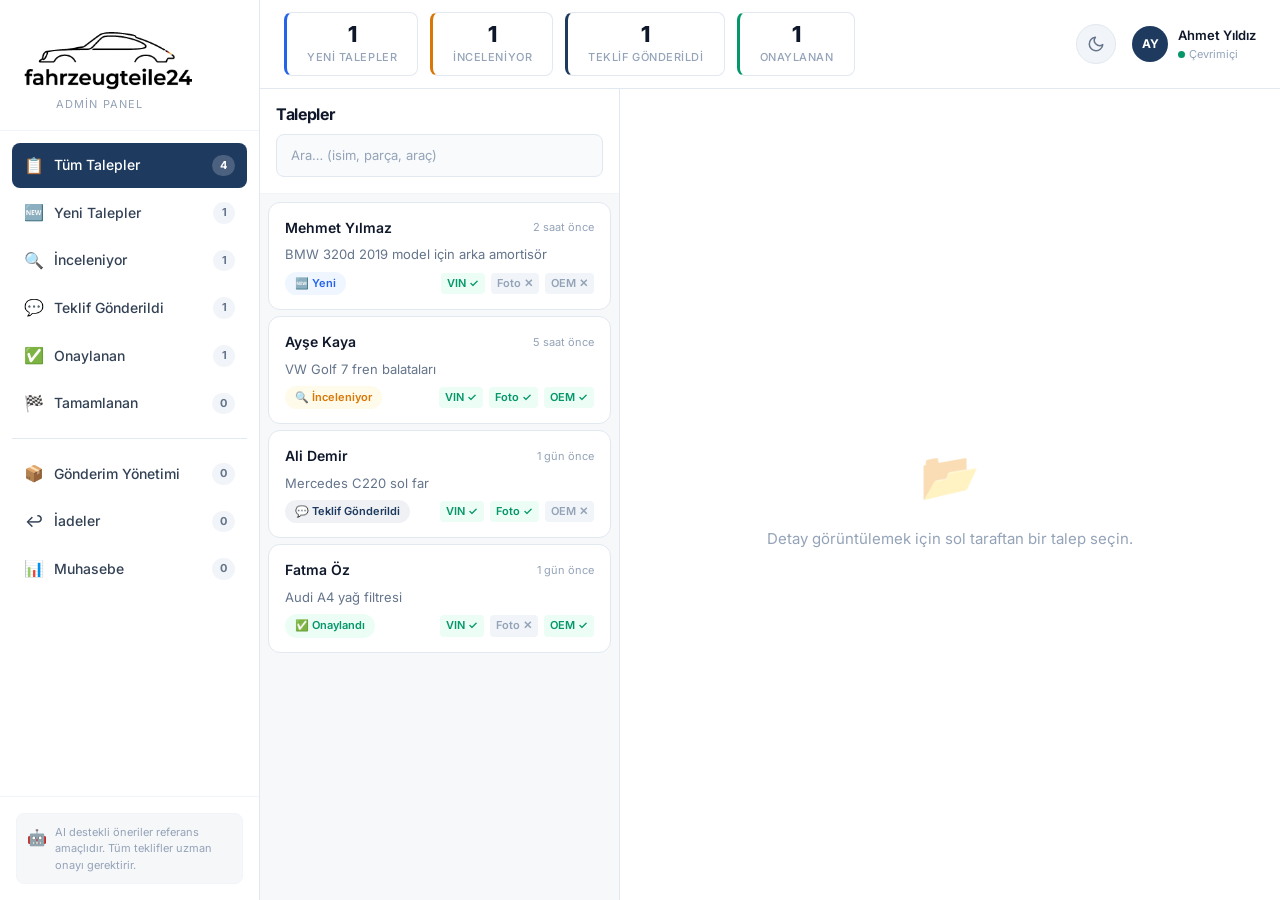
<file: admin.html>
<!DOCTYPE html>
<html lang="tr" data-theme="light">
<head>
  <meta charset="UTF-8" />
  <meta name="viewport" content="width=device-width, initial-scale=1.0" />
  <title>fahrzeugteile24 — Admin Panel</title>
  <link rel="stylesheet" href="css/design-system.css" />
  <link rel="stylesheet" href="css/admin.css" />
</head>
<body>

  <!-- ═══ SIDEBAR ═══ -->
  <aside class="sidebar" id="sidebar">
    <div class="sidebar-header">
      <div class="sidebar-logo">
        <img src="assets/images/logo-light.png" alt="fahrzeugteile24" class="logo-img light-logo">
        <img src="assets/images/logo-dark.png" alt="fahrzeugteile24" class="logo-img dark-logo">
      </div>
      <span class="sidebar-subtitle">Admin Panel</span>
    </div>

    <nav class="sidebar-nav">
      <a href="#" class="nav-item active" data-filter="all">
        <span class="nav-icon">📋</span>
        <span class="nav-label">Tüm Talepler</span>
        <span class="nav-count" id="count-all">4</span>
      </a>
      <a href="#" class="nav-item" data-filter="yeni">
        <span class="nav-icon">🆕</span>
        <span class="nav-label">Yeni Talepler</span>
        <span class="nav-count" id="count-yeni">1</span>
      </a>
      <a href="#" class="nav-item" data-filter="inceleniyor">
        <span class="nav-icon">🔍</span>
        <span class="nav-label">İnceleniyor</span>
        <span class="nav-count" id="count-inceleniyor">1</span>
      </a>
      <a href="#" class="nav-item" data-filter="teklif">
        <span class="nav-icon">💬</span>
        <span class="nav-label">Teklif Gönderildi</span>
        <span class="nav-count" id="count-teklif">1</span>
      </a>
      <a href="#" class="nav-item" data-filter="onaylanan">
        <span class="nav-icon">✅</span>
        <span class="nav-label">Onaylanan</span>
        <span class="nav-count" id="count-onaylanan">1</span>
      </a>
      <a href="#" class="nav-item" data-filter="tamamlanan">
        <span class="nav-icon">🏁</span>
        <span class="nav-label">Tamamlanan</span>
        <span class="nav-count" id="count-tamamlanan">0</span>
      </a>

      <div class="nav-separator"></div>

      <a href="#" class="nav-item" data-filter="gonderim">
        <span class="nav-icon">📦</span>
        <span class="nav-label">Gönderim Yönetimi</span>
        <span class="nav-count">0</span>
      </a>
      <a href="#" class="nav-item" data-filter="iade">
        <span class="nav-icon">↩️</span>
        <span class="nav-label">İadeler</span>
        <span class="nav-count">0</span>
      </a>
      <a href="#" class="nav-item" data-filter="muhasebe">
        <span class="nav-icon">📊</span>
        <span class="nav-label">Muhasebe</span>
        <span class="nav-count">0</span>
      </a>
    </nav>

    <div class="sidebar-footer">
      <div class="ai-disclaimer">
        <span class="ai-icon">🤖</span>
        <p>AI destekli öneriler referans amaçlıdır. Tüm teklifler uzman onayı gerektirir.</p>
      </div>
    </div>
  </aside>

  <!-- ═══ MAIN CONTENT ═══ -->
  <main class="main-content">

    <!-- ─── TOP BAR ─── -->
    <header class="topbar">
      <button class="sidebar-toggle" id="sidebarToggle" title="Menü">☰</button>
      <div class="topbar-metrics">
        <div class="metric-card metric-new">
          <span class="metric-value" id="metric-yeni">1</span>
          <span class="metric-label">Yeni Talepler</span>
        </div>
        <div class="metric-card metric-review">
          <span class="metric-value" id="metric-inceleniyor">1</span>
          <span class="metric-label">İnceleniyor</span>
        </div>
        <div class="metric-card metric-offer">
          <span class="metric-value" id="metric-teklif">1</span>
          <span class="metric-label">Teklif Gönderildi</span>
        </div>
        <div class="metric-card metric-approved">
          <span class="metric-value" id="metric-onaylanan">1</span>
          <span class="metric-label">Onaylanan</span>
        </div>
      </div>

      <div class="topbar-right">
        <button class="theme-toggle" id="themeToggle" title="Tema Değiştir">
          <svg class="icon-moon" width="18" height="18" viewBox="0 0 24 24" fill="none" stroke="currentColor" stroke-width="2" stroke-linecap="round" stroke-linejoin="round"><path d="M21 12.79A9 9 0 1111.21 3a7 7 0 009.79 9.79z"/></svg>
          <svg class="icon-sun" width="18" height="18" viewBox="0 0 24 24" fill="none" stroke="currentColor" stroke-width="2" stroke-linecap="round" stroke-linejoin="round"><circle cx="12" cy="12" r="5"/><line x1="12" y1="1" x2="12" y2="3"/><line x1="12" y1="21" x2="12" y2="23"/><line x1="4.22" y1="4.22" x2="5.64" y2="5.64"/><line x1="18.36" y1="18.36" x2="19.78" y2="19.78"/><line x1="1" y1="12" x2="3" y2="12"/><line x1="21" y1="12" x2="23" y2="12"/><line x1="4.22" y1="19.78" x2="5.64" y2="18.36"/><line x1="18.36" y1="5.64" x2="19.78" y2="4.22"/></svg>
        </button>
        <div class="operator-info">
          <div class="operator-avatar">AY</div>
          <div class="operator-details">
            <span class="operator-name">Ahmet Yıldız</span>
            <span class="operator-status"><span class="status-dot online"></span> Çevrimiçi</span>
          </div>
        </div>
      </div>
    </header>

    <!-- ─── CONTENT AREA (List + Detail) ─── -->
    <div class="content-area">

      <!-- ─── REQUEST LIST PANEL ─── -->
      <section class="request-list-panel" id="requestListPanel">
        <div class="list-header">
          <h3>Talepler</h3>
          <input type="text" class="input search-input" id="searchInput" placeholder="Ara… (isim, parça, araç)" />
        </div>
        <div class="request-list" id="requestList">
          <!-- Cards rendered by JS -->
        </div>
      </section>

      <!-- ─── REQUEST DETAIL PANEL ─── -->
      <section class="detail-panel" id="detailPanel">
        <div class="detail-empty" id="detailEmpty">
          <span class="empty-icon">📂</span>
          <p>Detay görüntülemek için sol taraftan bir talep seçin.</p>
        </div>

        <div class="detail-content" id="detailContent" style="display:none;">

          <!-- Section 1: Request Info -->
          <div class="detail-section" id="sectionInfo">
            <div class="detail-section-header">
              <h4 id="detailCustomerName"></h4>
              <span class="badge" id="detailStatusBadge"></span>
            </div>
            <p class="detail-request-text" id="detailRequestText"></p>
            <span class="detail-time" id="detailTime"></span>

            <div class="vehicle-info-card" id="vehicleInfoCard">
              <div class="vehicle-info-row">
                <span class="vehicle-label">Araç</span>
                <span class="vehicle-value" id="vehicleModel"></span>
              </div>
              <div class="vehicle-info-row">
                <span class="vehicle-label">Yıl</span>
                <span class="vehicle-value" id="vehicleYear"></span>
              </div>
              <div class="vehicle-info-row">
                <span class="vehicle-label">VIN</span>
                <span class="vehicle-value vin-value" id="vehicleVin"></span>
              </div>
            </div>

            <div class="status-change">
              <label class="input-label" for="statusSelect">Durumu Değiştir</label>
              <select class="input" id="statusSelect">
                <option value="yeni">🆕 Yeni</option>
                <option value="inceleniyor">🔍 İnceleniyor</option>
                <option value="teklif">💬 Teklif Gönderildi</option>
                <option value="onaylanan">✅ Onaylandı</option>
                <option value="tamamlanan">🏁 Tamamlandı</option>
              </select>
            </div>
          </div>

          <!-- Section 2: Documents & Photos -->
          <div class="detail-section" id="sectionDocs">
            <h4>📎 Belgeler & Fotoğraflar</h4>
            <div class="docs-grid" id="docsGrid">
              <!-- Rendered by JS -->
            </div>
          </div>

          <!-- Section 3: Live Chat -->
          <div class="detail-section" id="sectionChat">
            <h4>💬 Canlı Sohbet</h4>
            <div class="chat-messages" id="chatMessages">
              <!-- Rendered by JS -->
            </div>

            <!-- AI Preview Box -->
            <div class="ai-preview-box" id="aiPreviewBox" style="display:none;">
              <div class="ai-preview-header">
                <span>🤖 AI Düzenlenmiş Mesaj</span>
              </div>
              <p class="ai-preview-text" id="aiPreviewText"></p>
              <div class="ai-preview-actions">
                <button class="btn btn-primary btn-sm" id="aiApproveBtn">Bu şekilde gönder</button>
                <button class="btn btn-secondary btn-sm" id="aiRejectBtn">Orijinalini Kullan</button>
              </div>
            </div>

            <div class="chat-input-area">
              <input type="text" class="input chat-input" id="chatInput" placeholder="Mesaj yazın…" />
              <button class="btn btn-primary" id="chatSendBtn">Gönder</button>
              <button class="btn btn-ghost ai-format-btn" id="aiFormatBtn" title="AI ile mesajı düzenle">🤖 AI ile Düzenle</button>
            </div>
          </div>

          <!-- Section 4: Offer Creation -->
          <div class="detail-section" id="sectionOffer">
            <h4>📝 Teklif Oluşturma</h4>

            <div class="offer-tabs">
              <button class="offer-tab active" data-tab="manual">Manuel Teklif</button>
              <button class="offer-tab" data-tab="ai">AI Destekli Teklif</button>
            </div>

            <!-- Manual Offer Form -->
            <div class="offer-tab-content active" id="tabManual">
              <div class="offer-form">
                <div class="form-row">
                  <div class="form-group">
                    <label class="input-label">Marka</label>
                    <input type="text" class="input" id="offerBrand" placeholder="ör. Sachs, Bilstein…" />
                  </div>
                  <div class="form-group">
                    <label class="input-label">Ürün</label>
                    <input type="text" class="input" id="offerProduct" placeholder="ör. Arka amortisör" />
                  </div>
                </div>
                <div class="form-row">
                  <div class="form-group">
                    <label class="input-label">Satış Fiyatı (€)</label>
                    <input type="number" class="input" id="offerPrice" placeholder="0.00" />
                  </div>
                  <div class="form-group">
                    <label class="input-label">Teslimat Süresi</label>
                    <input type="text" class="input" id="offerDelivery" placeholder="ör. 2-3 iş günü" />
                  </div>
                </div>
                <div class="form-group">
                  <label class="input-label">Ürün Fotoğrafı (Opsiyonel)</label>
                  <div class="upload-area upload-area-sm" id="offerImageUpload">
                    <span class="upload-icon-circle"><svg width="20" height="20" viewBox="0 0 24 24" fill="none" stroke="currentColor" stroke-width="2"><path d="M21 15v4a2 2 0 01-2 2H5a2 2 0 01-2-2v-4"/><polyline points="17 8 12 3 7 8"/><line x1="12" y1="3" x2="12" y2="15"/></svg></span>
                    <span class="text-muted" style="font-size:0.8125rem;">Fotoğraf yükle</span>
                  </div>
                </div>
                <button class="btn btn-primary btn-block" id="sendOfferBtn">Teklif Gönder</button>
              </div>
            </div>

            <!-- AI Assisted Offer -->
            <div class="offer-tab-content" id="tabAi" style="display:none;">
              <div class="ai-offer-area">
                <p class="text-secondary" style="margin-bottom:12px;">Formdaki verilere göre AI profesyonel bir teklif kartı oluşturur.</p>
                <button class="btn btn-primary btn-block" id="aiOfferBtn">🤖 AI ile Teklif Oluştur</button>

                <!-- Quick Offer Buttons -->
                <div class="quick-offers">
                  <span class="input-label" style="margin-bottom:8px;display:block;">Hızlı Teklif Şablonları</span>
                  <div class="quick-offer-btns">
                    <button class="chip quick-offer" data-brand="Sachs" data-price="89" data-product="Amortisör" data-delivery="2-3 iş günü">Sachs 89€</button>
                    <button class="chip quick-offer" data-brand="Bilstein" data-price="105" data-product="Amortisör" data-delivery="3-5 iş günü">Bilstein 105€</button>
                    <button class="chip quick-offer" data-brand="TRW" data-price="79" data-product="Fren Balatası" data-delivery="1-2 iş günü">TRW 79€</button>
                  </div>
                </div>

                <!-- Profit Calculator -->
                <div class="profit-calc">
                  <span class="input-label">💰 Kâr Hesaplayıcı (Sadece Dahili)</span>
                  <div class="form-row" style="margin-top:8px;">
                    <div class="form-group">
                      <input type="number" class="input" id="costPrice" placeholder="Alış Fiyatı (€)" />
                    </div>
                    <div class="form-group">
                      <input type="number" class="input" id="sellPrice" placeholder="Satış Fiyatı (€)" />
                    </div>
                    <div class="form-group profit-result">
                      <span class="profit-label">Kâr:</span>
                      <span class="profit-value" id="profitValue">0 €</span>
                    </div>
                  </div>
                </div>

                <!-- AI Offer Preview -->
                <div class="ai-offer-preview" id="aiOfferPreview" style="display:none;">
                  <div class="offer-card-preview">
                    <div class="offer-card-header">
                      <span class="offer-card-brand" id="previewBrand"></span>
                      <span class="badge badge-accent">Teklif</span>
                    </div>
                    <p class="offer-card-product" id="previewProduct"></p>
                    <div class="offer-card-details">
                      <div class="offer-detail-item">
                        <span class="detail-label">Fiyat</span>
                        <span class="detail-value" id="previewPrice"></span>
                      </div>
                      <div class="offer-detail-item">
                        <span class="detail-label">Teslimat</span>
                        <span class="detail-value" id="previewDelivery"></span>
                      </div>
                    </div>
                    <button class="btn btn-primary btn-block" style="margin-top:12px;" id="confirmAiOfferBtn">Teklifi Onayla ve Gönder</button>
                  </div>
                </div>
              </div>
            </div>
          </div>

          <!-- Section 5: Internal Notes -->
          <div class="detail-section" id="sectionNotes">
            <h4>📝 Dahili Notlar</h4>
            <div class="notes-list" id="notesList">
              <!-- Rendered by JS -->
            </div>
            <div class="notes-input-area">
              <textarea class="input" id="noteInput" placeholder="Ekip için not yazın…" rows="3"></textarea>
              <button class="btn btn-secondary" id="saveNoteBtn" style="margin-top:8px;">Notu Kaydet</button>
            </div>
          </div>

        </div>
      </section>

    </div>
  </main>

  <!-- Toast notification -->
  <div class="toast-container" id="toastContainer"></div>

  <script src="js/admin.js"></script>
</body>
</html>
</file>
<file: css/design-system.css>
/* ═══════════════════════════════════════════════════════
   fahrzeugteile24 Design System — Light Premium Automotive Theme
   BMW/Mercedes Inspired · Trust-First · Clean & Elegant
   ═══════════════════════════════════════════════════════ */

@import url('https://fonts.googleapis.com/css2?family=Inter:wght@300;400;500;600;700;800;900&display=swap');

/* ─── Light Theme (Default) ─── */
:root {
  /* Backgrounds */
  --bg-body:        #FFFFFF;
  --bg-section-alt: #F6F8FA;
  --bg-card:        #FFFFFF;
  --bg-elevated:    #F1F5F9;
  --bg-input:       #F8FAFB;
  --bg-navbar:      rgba(255, 255, 255, 0.85);
  --bg-overlay:     rgba(0, 0, 0, 0.4);

  /* Lacivert Aksan (BMW-Inspired) */
  --accent:         #1E3A5F;
  --accent-hover:   #264D7A;
  --accent-light:   #2E5C94;
  --accent-soft:    rgba(30, 58, 95, 0.07);
  --accent-softer:  rgba(30, 58, 95, 0.04);

  /* Text */
  --text-heading:   #0F172A;
  --text-body:      #334155;
  --text-secondary: #64748B;
  --text-muted:     #94A3B8;
  --text-on-accent: #FFFFFF;

  /* Borders */
  --border:         #E2E8F0;
  --border-light:   #F1F5F9;
  --border-strong:  #CBD5E1;

  /* Status */
  --success:        #059669;
  --success-bg:     #ECFDF5;
  --warning:        #D97706;
  --warning-bg:     #FFFBEB;
  --error:          #DC2626;
  --error-bg:       #FEF2F2;
  --info:           #2563EB;
  --info-bg:        #EFF6FF;

  /* Shadows (subtle, no glow) */
  --shadow-xs:      0 1px 2px rgba(0,0,0,0.04);
  --shadow-sm:      0 1px 3px rgba(0,0,0,0.06), 0 1px 2px rgba(0,0,0,0.04);
  --shadow-md:      0 4px 6px rgba(0,0,0,0.05), 0 2px 4px rgba(0,0,0,0.03);
  --shadow-lg:      0 10px 25px rgba(0,0,0,0.06), 0 4px 10px rgba(0,0,0,0.04);
  --shadow-xl:      0 20px 40px rgba(0,0,0,0.08);

  /* Border Radius */
  --radius-xs:      4px;
  --radius-sm:      8px;
  --radius-md:      12px;
  --radius-lg:      16px;
  --radius-xl:      24px;
  --radius-full:    9999px;

  /* Transitions */
  --t-fast:         150ms ease;
  --t-base:         250ms ease;
  --t-smooth:       400ms cubic-bezier(0.25, 0.46, 0.45, 0.94);

  /* Z-Index Scale */
  --z-header:       100;
  --z-dropdown:     200;
  --z-overlay:      300;
  --z-modal:        400;

  /* Layout */
  --container-max:  1140px;
  --section-padding: 80px 0;
  --section-padding-mobile: 48px 0;
}

/* ─── Dark Theme ─── */
[data-theme="dark"] {
  --bg-body:        #0B0F15;
  --bg-section-alt: #111620;
  --bg-card:        #151B26;
  --bg-elevated:    #1C2433;
  --bg-input:       #1C2433;
  --bg-navbar:      rgba(11, 15, 21, 0.9);
  --bg-overlay:     rgba(0, 0, 0, 0.6);

  --accent:         #4B8BD4;
  --accent-hover:   #5E9DE3;
  --accent-light:   #6BAFE8;
  --accent-soft:    rgba(75, 139, 212, 0.12);
  --accent-softer:  rgba(75, 139, 212, 0.06);

  --text-heading:   #F1F5F9;
  --text-body:      #CBD5E1;
  --text-secondary: #8B9CB7;
  --text-muted:     #5A6B84;
  --text-on-accent: #FFFFFF;

  --border:         rgba(255,255,255,0.08);
  --border-light:   rgba(255,255,255,0.04);
  --border-strong:  rgba(255,255,255,0.14);

  --success-bg:     rgba(5, 150, 105, 0.12);
  --warning-bg:     rgba(217, 119, 6, 0.12);
  --error-bg:       rgba(220, 38, 38, 0.12);
  --info-bg:        rgba(37, 99, 235, 0.12);

  --shadow-xs:      0 1px 2px rgba(0,0,0,0.3);
  --shadow-sm:      0 1px 3px rgba(0,0,0,0.4);
  --shadow-md:      0 4px 8px rgba(0,0,0,0.4);
  --shadow-lg:      0 10px 25px rgba(0,0,0,0.5);
  --shadow-xl:      0 20px 40px rgba(0,0,0,0.6);
}

/* ─── Theme Transition (View Transitions API) ─── */
::view-transition-old(root),
::view-transition-new(root) {
  animation: none;
  mix-blend-mode: normal;
}

::view-transition-old(root) {
  z-index: 1;
}
::view-transition-new(root) {
  z-index: 9999;
}

/* Circular gradient reveal from toggle button */
::view-transition-new(root) {
  animation: theme-reveal 0.7s cubic-bezier(0.4, 0, 0.2, 1);
}

@keyframes theme-reveal {
  from {
    clip-path: circle(0% at var(--toggle-x, 95%) var(--toggle-y, 3%));
  }
  to {
    clip-path: circle(150% at var(--toggle-x, 95%) var(--toggle-y, 3%));
  }
}

/* Fallback for browsers without View Transitions API */
.theme-transitioning * {
  transition: background-color 0.5s ease, color 0.3s ease, border-color 0.4s ease, box-shadow 0.4s ease !important;
}

/* ─── CSS Reset & Base ─── */
*, *::before, *::after {
  box-sizing: border-box;
  margin: 0;
  padding: 0;
}

html {
  scroll-behavior: smooth;
  -webkit-text-size-adjust: 100%;
}

body {
  background-color: var(--bg-body);
  color: var(--text-body);
  font-family: 'Inter', -apple-system, BlinkMacSystemFont, "Segoe UI", Roboto, sans-serif;
  font-size: 16px;
  line-height: 1.6;
  -webkit-font-smoothing: antialiased;
  -moz-osx-font-smoothing: grayscale;
  transition: background-color 0.3s ease;
}

img { max-width: 100%; display: block; }
a { color: var(--accent); text-decoration: none; transition: color var(--t-fast); }
a:hover { color: var(--accent-hover); }

button {
  background: none;
  border: none;
  font: inherit;
  color: inherit;
  cursor: pointer;
  outline: none;
}

input, textarea, select {
  font: inherit;
  color: inherit;
}

/* ─── Typography ─── */
h1, h2, h3, h4, h5, h6 {
  color: var(--text-heading);
  font-weight: 700;
  line-height: 1.2;
  letter-spacing: -0.02em;
}

h1 { font-size: clamp(2rem, 5vw, 3.25rem); font-weight: 800; }
h2 { font-size: clamp(1.5rem, 3.5vw, 2.25rem); }
h3 { font-size: clamp(1.125rem, 2.5vw, 1.5rem); }
h4 { font-size: 1.125rem; }

p { color: var(--text-body); }
.text-secondary { color: var(--text-secondary); }
.text-muted { color: var(--text-muted); }
.text-accent { color: var(--accent); }

/* ─── Container ─── */
.container {
  width: 100%;
  max-width: var(--container-max);
  margin: 0 auto;
  padding: 0 24px;
}

@media (min-width: 768px) {
  .container { padding: 0 40px; }
}

/* ─── Buttons ─── */
.btn {
  display: inline-flex;
  align-items: center;
  justify-content: center;
  gap: 8px;
  padding: 12px 24px;
  border-radius: var(--radius-sm);
  font-weight: 600;
  font-size: 0.9375rem;
  line-height: 1;
  transition: all var(--t-fast);
  white-space: nowrap;
  border: none;
  cursor: pointer;
}

.btn-primary {
  background-color: var(--accent);
  color: var(--text-on-accent);
  box-shadow: var(--shadow-sm);
}
.btn-primary:hover {
  background-color: var(--accent-hover);
  box-shadow: var(--shadow-md);
  transform: translateY(-1px);
}
.btn-primary:active { transform: translateY(0); }

.btn-secondary {
  background-color: var(--bg-card);
  color: var(--text-heading);
  border: 1px solid var(--border);
}
.btn-secondary:hover {
  background-color: var(--bg-elevated);
  border-color: var(--border-strong);
}

.btn-ghost {
  background: transparent;
  color: var(--accent);
  padding: 8px 16px;
}
.btn-ghost:hover {
  background-color: var(--accent-soft);
}

.btn-lg {
  padding: 16px 32px;
  font-size: 1.0625rem;
  border-radius: var(--radius-md);
}

.btn-block { width: 100%; }

.btn-social {
  background-color: var(--bg-card);
  color: var(--text-heading);
  border: 1px solid var(--border);
  padding: 14px 24px;
  border-radius: var(--radius-md);
  font-weight: 600;
  font-size: 0.9375rem;
  display: flex;
  align-items: center;
  justify-content: center;
  gap: 12px;
  width: 100%;
  transition: all var(--t-fast);
}
.btn-social:hover {
  background-color: var(--bg-elevated);
  border-color: var(--border-strong);
  box-shadow: var(--shadow-sm);
}

/* ─── Form Elements ─── */
.input {
  width: 100%;
  background-color: var(--bg-input);
  border: 1.5px solid var(--border);
  color: var(--text-heading);
  padding: 14px 16px;
  border-radius: var(--radius-md);
  font-size: 0.9375rem;
  transition: border-color var(--t-fast), box-shadow var(--t-fast);
  outline: none;
}
.input:focus {
  border-color: var(--accent);
  box-shadow: 0 0 0 3px var(--accent-soft);
}
.input::placeholder {
  color: var(--text-muted);
}

textarea.input {
  min-height: 100px;
  resize: vertical;
}

.input-label {
  display: block;
  font-size: 0.875rem;
  font-weight: 600;
  color: var(--text-heading);
  margin-bottom: 8px;
}

/* ─── Cards ─── */
.card {
  background-color: var(--bg-card);
  border: 1px solid var(--border);
  border-radius: var(--radius-lg);
  padding: 24px;
  transition: box-shadow var(--t-base), transform var(--t-base);
}
.card:hover {
  box-shadow: var(--shadow-md);
}
.card-interactive:hover {
  transform: translateY(-2px);
  box-shadow: var(--shadow-lg);
}

/* ─── Badges ─── */
.badge {
  display: inline-flex;
  align-items: center;
  gap: 6px;
  padding: 4px 12px;
  border-radius: var(--radius-full);
  font-size: 0.75rem;
  font-weight: 600;
  line-height: 1.4;
}

.badge-accent {
  background-color: var(--accent-soft);
  color: var(--accent);
}
.badge-success {
  background-color: var(--success-bg);
  color: var(--success);
}
.badge-warning {
  background-color: var(--warning-bg);
  color: var(--warning);
}

/* ─── Chips ─── */
.chip {
  display: inline-flex;
  align-items: center;
  gap: 6px;
  padding: 8px 16px;
  border-radius: var(--radius-full);
  font-size: 0.875rem;
  font-weight: 500;
  background-color: var(--bg-elevated);
  border: 1.5px solid var(--border);
  color: var(--text-body);
  cursor: pointer;
  transition: all var(--t-fast);
}
.chip:hover {
  border-color: var(--accent);
  color: var(--accent);
  background-color: var(--accent-soft);
}
.chip.selected {
  background-color: var(--accent);
  color: var(--text-on-accent);
  border-color: var(--accent);
}

/* ─── Upload Area ─── */
.upload-area {
  border: 2px dashed var(--border-strong);
  border-radius: var(--radius-lg);
  padding: 32px 24px;
  display: flex;
  flex-direction: column;
  align-items: center;
  justify-content: center;
  text-align: center;
  gap: 12px;
  cursor: pointer;
  transition: all var(--t-fast);
  background: var(--accent-softer);
}
.upload-area:hover {
  border-color: var(--accent);
  background-color: var(--accent-soft);
}
.upload-icon-circle {
  width: 56px;
  height: 56px;
  border-radius: 50%;
  background-color: var(--accent-soft);
  display: flex;
  align-items: center;
  justify-content: center;
  color: var(--accent);
}

/* ─── Divider ─── */
.divider {
  display: flex;
  align-items: center;
  color: var(--text-muted);
  font-size: 0.8125rem;
  margin: 16px 0;
  gap: 12px;
}
.divider::before, .divider::after {
  content: '';
  flex: 1;
  height: 1px;
  background-color: var(--border);
}

/* ─── Section ─── */
.section {
  padding: var(--section-padding);
}
.section-alt {
  background-color: var(--bg-section-alt);
}

@media (max-width: 768px) {
  .section { padding: var(--section-padding-mobile); }
}

.section-header {
  text-align: center;
  max-width: 640px;
  margin: 0 auto 48px;
}
.section-header p {
  margin-top: 12px;
  color: var(--text-secondary);
  font-size: 1.0625rem;
}

/* ─── Theme Toggle ─── */
.theme-toggle {
  width: 40px;
  height: 40px;
  border-radius: 50%;
  display: flex;
  align-items: center;
  justify-content: center;
  background: var(--bg-elevated);
  border: 1px solid var(--border);
  color: var(--text-secondary);
  transition: all var(--t-fast);
  cursor: pointer;
  position: relative;
}
.theme-toggle:hover {
  background-color: var(--accent-soft);
  color: var(--accent);
  border-color: var(--accent-soft);
}

.theme-toggle .icon-sun,
.theme-toggle .icon-moon {
  position: absolute;
  transition: opacity 0.3s ease, transform 0.3s ease;
}

.theme-toggle .icon-moon { opacity: 1; transform: rotate(0deg); }
.theme-toggle .icon-sun  { opacity: 0; transform: rotate(-90deg); }

[data-theme="dark"] .theme-toggle .icon-moon { opacity: 0; transform: rotate(90deg); }
[data-theme="dark"] .theme-toggle .icon-sun  { opacity: 1; transform: rotate(0deg); }

/* ─── Scroll Animations ─── */
.reveal {
  opacity: 0;
  transform: translateY(24px);
  transition: opacity 0.6s cubic-bezier(0.16, 1, 0.3, 1),
              transform 0.6s cubic-bezier(0.16, 1, 0.3, 1);
}
.reveal.visible {
  opacity: 1;
  transform: translateY(0);
}

/* Stagger delay for children */
.reveal-group > .reveal:nth-child(1) { transition-delay: 0s; }
.reveal-group > .reveal:nth-child(2) { transition-delay: 0.1s; }
.reveal-group > .reveal:nth-child(3) { transition-delay: 0.2s; }
.reveal-group > .reveal:nth-child(4) { transition-delay: 0.3s; }
.reveal-group > .reveal:nth-child(5) { transition-delay: 0.4s; }
.reveal-group > .reveal:nth-child(6) { transition-delay: 0.5s; }

/* ─── Logo Styles ─── */
.logo-img {
  height: 54px; /* Reduced by 15% */
  width: auto;
  transition: opacity 0.3s ease;
}

@media (min-width: 768px) {
  .logo-img {
    height: 68px; /* Reduced by 15% */
  }
}

/* Light Theme (Default) */
[data-theme="light"] .light-logo { display: block; }
[data-theme="light"] .dark-logo { display: none; }

/* Dark Theme */
[data-theme="dark"] .light-logo { display: none; }
[data-theme="dark"] .dark-logo { display: block; }
</file>
<file: css/customer.css>
/* ═══════════════════════════════════════════
   fahrzeugteile24 — Customer Interface Styles
   Real Responsive Web (No Phone Frame)
   ═══════════════════════════════════════════ */

/* ─── Navbar ─── */
.navbar {
  position: fixed;
  top: 0;
  left: 0;
  right: 0;
  z-index: var(--z-header);
  background: var(--bg-navbar);
  backdrop-filter: blur(16px);
  -webkit-backdrop-filter: blur(16px);
  border-bottom: 1px solid var(--border);
  transition: background-color 0.3s ease, box-shadow 0.3s ease;
}
.navbar.scrolled {
  box-shadow: var(--shadow-sm);
}

.navbar-inner {
  max-width: var(--container-max);
  margin: 0 auto;
  padding: 0 24px;
  height: 64px;
  display: flex;
  align-items: center;
  justify-content: space-between;
}

.navbar-brand {
  display: flex;
  align-items: center;
  gap: 10px;
  text-decoration: none;
}
.navbar-logo {
  width: 34px;
  height: 34px;
  background-color: var(--accent);
  border-radius: var(--radius-sm);
  display: flex;
  align-items: center;
  justify-content: center;
}
.navbar-logo svg {
  width: 20px;
  height: 20px;
  fill: white;
}
.navbar-brand-text {
  font-size: 1.25rem;
  font-weight: 800;
  color: var(--text-heading);
  letter-spacing: -0.03em;
}
.navbar-brand-text span {
  color: var(--accent);
}

.navbar-links {
  display: none;
  align-items: center;
  gap: 8px;
}
.navbar-link {
  padding: 8px 16px;
  font-size: 0.875rem;
  font-weight: 500;
  color: var(--text-secondary);
  border-radius: var(--radius-sm);
  transition: all var(--t-fast);
}
.navbar-link:hover {
  color: var(--text-heading);
  background-color: var(--accent-soft);
}

.navbar-actions {
  display: flex;
  align-items: center;
  gap: 8px;
}

.navbar-cta { display: none; }

.mobile-menu-btn {
  width: 40px;
  height: 40px;
  border-radius: var(--radius-sm);
  display: flex;
  flex-direction: column;
  justify-content: center;
  align-items: center;
  gap: 5px;
  background: var(--bg-elevated);
  border: 1px solid var(--border);
}
.mobile-menu-btn span {
  width: 18px;
  height: 2px;
  background-color: var(--text-heading);
  border-radius: 2px;
  transition: all var(--t-fast);
}

@media (min-width: 768px) {
  .navbar-inner { padding: 0 40px; height: 72px; }
  .navbar-links { display: flex; }
  .navbar-cta { display: inline-flex; }
  .mobile-menu-btn { display: none; }
}

/* ─── Mobile Menu ─── */
.mobile-menu {
  position: fixed;
  top: 0; right: 0; bottom: 0;
  width: min(320px, 85vw);
  z-index: var(--z-modal);
  background: var(--bg-card);
  border-left: 1px solid var(--border);
  box-shadow: var(--shadow-xl);
  transform: translateX(100%);
  transition: transform 0.35s cubic-bezier(0.4, 0, 0.2, 1);
  display: flex;
  flex-direction: column;
}
.mobile-menu.open { transform: translateX(0); }

.mobile-menu-backdrop {
  position: fixed;
  inset: 0;
  z-index: calc(var(--z-modal) - 1);
  background: var(--bg-overlay);
  opacity: 0;
  pointer-events: none;
  transition: opacity var(--t-base);
}
.mobile-menu-backdrop.open {
  opacity: 1;
  pointer-events: auto;
}

.mobile-menu-header {
  padding: 20px 24px;
  display: flex;
  justify-content: space-between;
  align-items: center;
  border-bottom: 1px solid var(--border);
}
.mobile-menu-close {
  width: 36px; height: 36px;
  border-radius: 50%;
  background: var(--bg-elevated);
  display: flex;
  align-items: center;
  justify-content: center;
}

.mobile-menu-body {
  flex: 1;
  padding: 12px 0;
  overflow-y: auto;
}
.mobile-nav-link {
  display: flex;
  align-items: center;
  justify-content: space-between;
  padding: 16px 24px;
  font-size: 1rem;
  font-weight: 500;
  color: var(--text-heading);
  transition: background-color var(--t-fast);
}
.mobile-nav-link:hover {
  background-color: var(--bg-elevated);
}
.mobile-nav-link .arrow {
  color: var(--text-muted);
  font-size: 0.875rem;
}

.mobile-menu-footer {
  padding: 20px 24px;
  border-top: 1px solid var(--border);
}

/* ─── Page Content (offset for fixed navbar) ─── */
.page-content {
  padding-top: 64px;
}
@media (min-width: 768px) {
  .page-content { padding-top: 72px; }
}

/* ─── Hero Section ─── */
.hero {
  padding: 60px 0 48px;
  position: relative;
  overflow: hidden;
}

.hero-inner {
  display: flex;
  flex-direction: column;
  gap: 40px;
}

.hero-content {
  max-width: 560px;
}

.hero-eyebrow {
  display: inline-flex;
  align-items: center;
  gap: 8px;
  padding: 6px 14px;
  background-color: var(--accent-soft);
  border-radius: var(--radius-full);
  font-size: 0.8125rem;
  font-weight: 600;
  color: var(--accent);
  margin-bottom: 24px;
}

.hero h1 {
  margin-bottom: 20px;
}

.hero-desc {
  font-size: 1.125rem;
  color: var(--text-secondary);
  line-height: 1.7;
  margin-bottom: 32px;
  max-width: 480px;
}

.hero-actions {
  display: flex;
  flex-wrap: wrap;
  gap: 12px;
  margin-bottom: 32px;
}

.hero-trust {
  display: flex;
  flex-wrap: wrap;
  gap: 20px;
}
.hero-trust-item {
  display: flex;
  align-items: center;
  gap: 8px;
  font-size: 0.8125rem;
  color: var(--text-secondary);
  font-weight: 500;
}
.hero-trust-icon {
  width: 20px;
  height: 20px;
  color: var(--success);
  flex-shrink: 0;
}

@media (min-width: 768px) {
  .hero { padding: 80px 0 60px; }
  .hero-inner { flex-direction: row; align-items: center; }
  .hero-content { flex: 1; }
}

@media (min-width: 1024px) {
  .hero { padding: 100px 0 80px; }
}

/* ─── Steps Section ─── */
.steps-grid {
  display: grid;
  grid-template-columns: 1fr;
  gap: 20px;
}

.step-card {
  display: flex;
  gap: 20px;
  padding: 24px;
  border-radius: var(--radius-lg);
  background: var(--bg-card);
  border: 1px solid var(--border);
  transition: all var(--t-base);
}
.step-card:hover {
  box-shadow: var(--shadow-md);
  border-color: var(--border-strong);
}

.step-number {
  width: 44px;
  height: 44px;
  border-radius: var(--radius-md);
  background-color: var(--accent-soft);
  color: var(--accent);
  display: flex;
  align-items: center;
  justify-content: center;
  font-weight: 800;
  font-size: 1.125rem;
  flex-shrink: 0;
}

.step-content h4 {
  margin-bottom: 6px;
  color: var(--text-heading);
}
.step-content p {
  font-size: 0.875rem;
  color: var(--text-secondary);
  line-height: 1.6;
}

@media (min-width: 768px) {
  .steps-grid { grid-template-columns: repeat(2, 1fr); }
}
@media (min-width: 1024px) {
  .steps-grid { grid-template-columns: repeat(4, 1fr); }
  .step-card { flex-direction: column; text-align: center; align-items: center; }
}

/* ─── Trust Section ─── */
.trust-grid {
  display: grid;
  grid-template-columns: 1fr;
  gap: 16px;
}

.trust-card {
  display: flex;
  align-items: flex-start;
  gap: 16px;
  padding: 20px;
  border-radius: var(--radius-md);
  background-color: var(--bg-card);
  border: 1px solid var(--border);
}

.trust-icon {
  width: 40px;
  height: 40px;
  border-radius: var(--radius-sm);
  background-color: var(--accent-soft);
  display: flex;
  align-items: center;
  justify-content: center;
  flex-shrink: 0;
  color: var(--accent);
}

.trust-card h4 {
  font-size: 0.9375rem;
  margin-bottom: 4px;
}
.trust-card p {
  font-size: 0.8125rem;
  color: var(--text-secondary);
}

@media (min-width: 768px) {
  .trust-grid { grid-template-columns: repeat(2, 1fr); }
}
@media (min-width: 1024px) {
  .trust-grid { grid-template-columns: repeat(3, 1fr); }
}

/* ─── Audience Section ─── */
.audience-list {
  display: grid;
  grid-template-columns: 1fr;
  gap: 12px;
  max-width: 700px;
  margin: 0 auto;
}
.audience-item {
  display: flex;
  align-items: center;
  gap: 14px;
  padding: 16px 20px;
  border-radius: var(--radius-md);
  background-color: var(--bg-card);
  border: 1px solid var(--border);
  font-size: 0.9375rem;
  color: var(--text-body);
}
.audience-check {
  width: 24px;
  height: 24px;
  border-radius: 50%;
  background: var(--success-bg);
  color: var(--success);
  display: flex;
  align-items: center;
  justify-content: center;
  flex-shrink: 0;
}

@media (min-width: 768px) {
  .audience-list { grid-template-columns: repeat(2, 1fr); }
}

/* ─── CTA Section ─── */
.cta-section {
  padding: 64px 0;
}
.cta-box {
  background: var(--accent);
  border-radius: var(--radius-xl);
  padding: 48px 32px;
  text-align: center;
  color: white;
  position: relative;
  overflow: hidden;
}
.cta-box::before {
  content: '';
  position: absolute;
  top: -50%;
  right: -20%;
  width: 400px;
  height: 400px;
  border-radius: 50%;
  background: rgba(255,255,255,0.05);
}
.cta-box h2 {
  color: white;
  margin-bottom: 12px;
}
.cta-box p {
  color: rgba(255,255,255,0.8);
  margin-bottom: 28px;
  font-size: 1.0625rem;
}
.cta-box .btn {
  background: white;
  color: var(--accent);
}
.cta-box .btn:hover {
  background: rgba(255,255,255,0.9);
  transform: translateY(-1px);
}

@media (min-width: 768px) {
  .cta-box { padding: 64px 48px; }
}

/* ─── Quote ─── */
.quote-section {
  text-align: center;
  padding: 48px 0;
}
.quote-text {
  font-size: clamp(1.25rem, 3vw, 1.75rem);
  font-weight: 700;
  font-style: italic;
  color: var(--text-heading);
  margin-bottom: 8px;
}
.quote-sub {
  font-size: 0.9375rem;
  color: var(--text-secondary);
}

/* ─── Footer ─── */
.footer {
  border-top: 1px solid var(--border);
  padding: 32px 0;
}
.footer-inner {
  display: flex;
  flex-direction: column;
  align-items: center;
  gap: 16px;
  text-align: center;
}
.footer-text {
  font-size: 0.8125rem;
  color: var(--text-muted);
}

@media (min-width: 768px) {
  .footer-inner { flex-direction: row; justify-content: space-between; }
}

/* ═══════════════════════════════════════════
   REQUEST FLOW — Full-Screen Modal Overlay
   ═══════════════════════════════════════════ */

.flow-overlay {
  position: fixed;
  inset: 0;
  z-index: var(--z-modal);
  background: var(--bg-body);
  display: flex;
  flex-direction: column;
  opacity: 0;
  pointer-events: none;
  transform: translateY(20px);
  transition: opacity 0.35s ease, transform 0.35s ease;
}
.flow-overlay.active {
  opacity: 1;
  pointer-events: auto;
  transform: translateY(0);
}

/* Flow Header */
.flow-header {
  height: 64px;
  display: flex;
  align-items: center;
  gap: 16px;
  padding: 0 24px;
  border-bottom: 1px solid var(--border);
  background: var(--bg-body);
  flex-shrink: 0;
}

.flow-back-btn {
  width: 36px;
  height: 36px;
  border-radius: 50%;
  background: var(--bg-elevated);
  border: 1px solid var(--border);
  display: flex;
  align-items: center;
  justify-content: center;
  color: var(--text-heading);
  transition: all var(--t-fast);
}
.flow-back-btn:hover {
  background: var(--accent-soft);
  color: var(--accent);
  border-color: var(--accent-soft);
}

.flow-header-title {
  font-weight: 600;
  font-size: 1rem;
  color: var(--text-heading);
}

.flow-header-step {
  margin-left: auto;
  font-size: 0.8125rem;
  color: var(--text-muted);
  font-weight: 500;
}

/* Progress Bar */
.flow-progress {
  padding: 20px 24px;
  background: var(--bg-body);
  flex-shrink: 0;
}
.flow-progress-inner {
  max-width: 480px;
  margin: 0 auto;
}

.progress-track {
  display: flex;
  align-items: center;
  justify-content: space-between;
  position: relative;
}
.progress-track::before {
  content: '';
  position: absolute;
  top: 16px;
  left: 32px;
  right: 32px;
  height: 2px;
  background: var(--border);
}

.progress-step {
  display: flex;
  flex-direction: column;
  align-items: center;
  gap: 8px;
  position: relative;
  z-index: 1;
}

.progress-dot {
  width: 32px;
  height: 32px;
  border-radius: 50%;
  background: var(--bg-card);
  border: 2px solid var(--border);
  display: flex;
  align-items: center;
  justify-content: center;
  font-size: 0.8125rem;
  font-weight: 700;
  color: var(--text-muted);
  transition: all var(--t-base);
}

.progress-label {
  font-size: 0.6875rem;
  font-weight: 600;
  color: var(--text-muted);
  text-transform: uppercase;
  letter-spacing: 0.04em;
}

.progress-step.active .progress-dot {
  background: var(--accent);
  border-color: var(--accent);
  color: white;
  box-shadow: 0 0 0 4px var(--accent-soft);
}
.progress-step.active .progress-label {
  color: var(--accent);
}

.progress-step.completed .progress-dot {
  background: var(--success);
  border-color: var(--success);
  color: white;
}

/* Flow Content */
.flow-body {
  flex: 1;
  overflow-y: auto;
  display: flex;
  justify-content: center;
}

.flow-form {
  width: 100%;
  max-width: 520px;
  padding: 32px 24px;
  display: flex;
  flex-direction: column;
  gap: 24px;
}

.flow-form h2 {
  font-size: 1.5rem;
  margin-bottom: 4px;
}

.flow-form .subtitle {
  color: var(--text-secondary);
  font-size: 0.9375rem;
}

.chip-group {
  display: flex;
  flex-wrap: wrap;
  gap: 8px;
}

.field-group {
  display: flex;
  flex-direction: column;
  gap: 8px;
}

.upload-actions {
  display: flex;
  gap: 12px;
  margin-top: 8px;
}
.upload-actions .btn {
  flex: 1;
}

.file-pill {
  display: inline-flex;
  align-items: center;
  gap: 8px;
  padding: 8px 14px;
  border-radius: var(--radius-full);
  background-color: var(--success-bg);
  color: var(--success);
  font-size: 0.8125rem;
  font-weight: 600;
  margin-top: 12px;
}

.info-note {
  display: flex;
  align-items: flex-start;
  gap: 10px;
  padding: 12px 16px;
  border-radius: var(--radius-md);
  background-color: var(--warning-bg);
  font-size: 0.8125rem;
  color: var(--warning);
  font-weight: 500;
}
.info-note svg { flex-shrink: 0; margin-top: 1px; }

/* Flow Footer */
.flow-footer {
  padding: 20px 24px;
  border-top: 1px solid var(--border);
  background: var(--bg-body);
  display: flex;
  flex-direction: column;
  gap: 10px;
  align-items: center;
  flex-shrink: 0;
}
.flow-footer .btn { max-width: 520px; }

/* ─── Success Screen ─── */
.success-screen {
  flex: 1;
  display: flex;
  align-items: center;
  justify-content: center;
  text-align: center;
  padding: 40px 24px;
}
.success-inner {
  max-width: 440px;
}
.success-icon-wrap {
  width: 80px;
  height: 80px;
  border-radius: 50%;
  background: var(--success-bg);
  color: var(--success);
  display: flex;
  align-items: center;
  justify-content: center;
  margin: 0 auto 24px;
}
.success-inner h2 {
  font-size: 1.75rem;
  margin-bottom: 12px;
}
.success-inner p {
  color: var(--text-secondary);
  margin-bottom: 32px;
  font-size: 1rem;
}
.success-info-card {
  text-align: left;
  background: var(--bg-section-alt);
  border: 1px solid var(--border);
  border-radius: var(--radius-md);
  padding: 20px;
  margin-bottom: 32px;
}
.success-actions {
  display: flex;
  flex-direction: column;
  gap: 10px;
}

/* ─── Login Step Styles ─── */
.login-step-wrap {
  text-align: center;
}
.login-logo-wrap {
  width: 56px;
  height: 56px;
  border-radius: var(--radius-md);
  background: var(--accent);
  display: flex;
  align-items: center;
  justify-content: center;
  margin: 0 auto 20px;
}
.login-logo-wrap svg {
  width: 28px;
  height: 28px;
  fill: white;
}
.login-form {
  margin-top: 28px;
  display: flex;
  flex-direction: column;
  gap: 12px;
  text-align: left;
}

/* Hide inactive flow steps */
.flow-step { display: none; }
.flow-step.active { display: flex; flex-direction: column; flex: 1; }

/* ─── Page Overlays (Taleplerim, Detay) ─── */
.page-overlay {
  position: fixed;
  inset: 0;
  z-index: var(--z-overlay);
  background: var(--bg-body);
  overflow-y: auto;
  opacity: 0;
  pointer-events: none;
  transition: opacity 0.3s ease;
}
.page-overlay.active {
  opacity: 1;
  pointer-events: auto;
}

/* ─── Language Selector ─── */
.lang-selector {
  position: relative;
  display: inline-block;
}

.lang-btn {
  height: 40px;
  padding: 0 16px;
  border-radius: var(--radius-full);
  background: var(--bg-elevated);
  border: 1px solid var(--border);
  color: var(--text-heading);
  font-weight: 600;
  font-size: 0.875rem;
  cursor: pointer;
  transition: all var(--t-fast);
}

.lang-btn:hover {
  background-color: var(--accent-soft);
  color: var(--accent);
  border-color: var(--accent-soft);
}

.lang-menu {
  position: absolute;
  top: 100%;
  right: 0;
  margin-top: 8px;
  background: var(--bg-card);
  border: 1px solid var(--border);
  border-radius: var(--radius-md);
  box-shadow: var(--shadow-lg);
  min-width: 140px;
  display: flex;
  flex-direction: column;
  opacity: 0;
  pointer-events: none;
  transform: translateY(-10px);
  transition: opacity 0.2s ease, transform 0.2s ease;
  z-index: var(--z-dropdown);
  overflow: hidden;
}

.lang-menu.open {
  opacity: 1;
  pointer-events: auto;
  transform: translateY(0);
}

.lang-menu a {
  padding: 10px 16px;
  color: var(--text-body);
  font-size: 0.875rem;
  font-weight: 500;
  text-decoration: none;
  transition: background-color var(--t-fast);
}

.lang-menu a:hover {
  background-color: var(--bg-elevated);
  color: var(--accent);
}
</file>
<file: css/admin.css>
﻿/* ═══════════════════════════════════════════════════════
   fahrzeugteile24 Admin Panel Styles
   Uses design-system.css variables
   ═══════════════════════════════════════════════════════ */

/* ─── Layout Shell ─── */
body {
  display: flex;
  min-height: 100vh;
  overflow: hidden;
}

/* ─── Sidebar ─── */
.sidebar {
  width: 260px;
  min-width: 260px;
  height: 100vh;
  background-color: var(--bg-card);
  border-right: 1px solid var(--border);
  display: flex;
  flex-direction: column;
  position: fixed;
  left: 0;
  top: 0;
  z-index: var(--z-header);
  transition: transform var(--t-base);
}

.sidebar.collapsed {
  transform: translateX(-100%);
}

.sidebar-header {
  padding: 24px 20px 16px;
  border-bottom: 1px solid var(--border-light);
}

.sidebar-logo {
  display: flex;
  align-items: center;
  gap: 10px;
  font-size: 1.25rem;
  color: var(--text-heading);
}

.logo-icon {
  font-size: 1.5rem;
}

.logo-text {
  font-weight: 400;
  letter-spacing: -0.01em;
}

.logo-text strong {
  font-weight: 800;
  color: var(--accent);
}

.sidebar-subtitle {
  display: block;
  font-size: 0.6875rem;
  color: var(--text-muted);
  text-transform: uppercase;
  letter-spacing: 0.1em;
  margin-top: 4px;
  padding-left: 36px;
}

/* ─── Sidebar Navigation ─── */
.sidebar-nav {
  flex: 1;
  overflow-y: auto;
  padding: 12px 12px;
}

.nav-item {
  display: flex;
  align-items: center;
  gap: 10px;
  padding: 10px 12px;
  border-radius: var(--radius-sm);
  color: var(--text-body);
  font-size: 0.875rem;
  font-weight: 500;
  transition: all var(--t-fast);
  text-decoration: none;
  margin-bottom: 2px;
}

.nav-item:hover {
  background-color: var(--accent-soft);
  color: var(--accent);
}

.nav-item.active {
  background-color: var(--accent);
  color: var(--text-on-accent);
}

.nav-item.active .nav-count {
  background-color: rgba(255,255,255,0.2);
  color: var(--text-on-accent);
}

.nav-icon {
  font-size: 1rem;
  width: 20px;
  text-align: center;
  flex-shrink: 0;
}

.nav-label {
  flex: 1;
}

.nav-count {
  background-color: var(--bg-elevated);
  color: var(--text-secondary);
  font-size: 0.6875rem;
  font-weight: 700;
  padding: 2px 8px;
  border-radius: var(--radius-full);
  min-width: 22px;
  text-align: center;
}

.nav-separator {
  height: 1px;
  background-color: var(--border);
  margin: 12px 0;
}

/* ─── Sidebar Footer ─── */
.sidebar-footer {
  padding: 16px;
  border-top: 1px solid var(--border-light);
}

.ai-disclaimer {
  display: flex;
  gap: 8px;
  align-items: flex-start;
  padding: 10px;
  background-color: var(--accent-softer);
  border-radius: var(--radius-sm);
  border: 1px solid var(--border-light);
}

.ai-disclaimer .ai-icon {
  font-size: 1rem;
  flex-shrink: 0;
  margin-top: 1px;
}

.ai-disclaimer p {
  font-size: 0.6875rem;
  color: var(--text-muted);
  line-height: 1.5;
}

/* ─── Main Content ─── */
.main-content {
  flex: 1;
  margin-left: 260px;
  display: flex;
  flex-direction: column;
  height: 100vh;
  overflow: hidden;
  transition: margin-left var(--t-base);
}

.sidebar.collapsed ~ .main-content {
  margin-left: 0;
}

/* ─── Top Bar ─── */
.topbar {
  display: flex;
  align-items: center;
  gap: 16px;
  padding: 12px 24px;
  background-color: var(--bg-card);
  border-bottom: 1px solid var(--border);
  flex-shrink: 0;
  min-height: 68px;
}

.sidebar-toggle {
  display: none;
  font-size: 1.25rem;
  padding: 6px 10px;
  border-radius: var(--radius-sm);
  color: var(--text-secondary);
  background: var(--bg-elevated);
  border: 1px solid var(--border);
}

.sidebar-toggle:hover {
  background: var(--accent-soft);
  color: var(--accent);
}

.topbar-metrics {
  display: flex;
  gap: 12px;
  flex: 1;
}

.metric-card {
  display: flex;
  flex-direction: column;
  align-items: center;
  padding: 8px 20px;
  border-radius: var(--radius-sm);
  border: 1px solid var(--border);
  background: var(--bg-card);
  min-width: 100px;
}

.metric-value {
  font-size: 1.375rem;
  font-weight: 800;
  color: var(--text-heading);
  line-height: 1.2;
}

.metric-label {
  font-size: 0.6875rem;
  color: var(--text-muted);
  font-weight: 500;
  text-transform: uppercase;
  letter-spacing: 0.05em;
  margin-top: 2px;
}

.metric-new { border-left: 3px solid var(--info); }
.metric-review { border-left: 3px solid var(--warning); }
.metric-offer { border-left: 3px solid var(--accent); }
.metric-approved { border-left: 3px solid var(--success); }

.topbar-right {
  display: flex;
  align-items: center;
  gap: 16px;
}

/* ─── Operator Info ─── */
.operator-info {
  display: flex;
  align-items: center;
  gap: 10px;
}

.operator-avatar {
  width: 36px;
  height: 36px;
  border-radius: 50%;
  background-color: var(--accent);
  color: var(--text-on-accent);
  display: flex;
  align-items: center;
  justify-content: center;
  font-size: 0.75rem;
  font-weight: 700;
}

.operator-details {
  display: flex;
  flex-direction: column;
}

.operator-name {
  font-size: 0.8125rem;
  font-weight: 600;
  color: var(--text-heading);
}

.operator-status {
  font-size: 0.6875rem;
  color: var(--text-muted);
  display: flex;
  align-items: center;
  gap: 4px;
}

.status-dot {
  width: 7px;
  height: 7px;
  border-radius: 50%;
  display: inline-block;
}

.status-dot.online {
  background-color: var(--success);
}

/* ─── Content Area ─── */
.content-area {
  display: flex;
  flex: 1;
  overflow: hidden;
}

/* ─── Request List Panel ─── */
.request-list-panel {
  width: 360px;
  min-width: 320px;
  border-right: 1px solid var(--border);
  display: flex;
  flex-direction: column;
  background-color: var(--bg-section-alt);
  overflow: hidden;
}

.list-header {
  padding: 16px;
  border-bottom: 1px solid var(--border-light);
  background-color: var(--bg-card);
}

.list-header h3 {
  font-size: 1rem;
  margin-bottom: 10px;
}

.search-input {
  padding: 10px 14px;
  font-size: 0.8125rem;
  border-radius: var(--radius-sm);
}

.request-list {
  flex: 1;
  overflow-y: auto;
  padding: 8px;
}

/* ─── Request Card ─── */
.request-card {
  background-color: var(--bg-card);
  border: 1px solid var(--border);
  border-radius: var(--radius-md);
  padding: 14px 16px;
  margin-bottom: 6px;
  cursor: pointer;
  transition: all var(--t-fast);
}

.request-card:hover {
  border-color: var(--border-strong);
  box-shadow: var(--shadow-sm);
}

.request-card.active {
  border-color: var(--accent);
  background-color: var(--accent-softer);
  box-shadow: 0 0 0 2px var(--accent-soft);
}

.request-card-top {
  display: flex;
  align-items: center;
  justify-content: space-between;
  margin-bottom: 6px;
}

.request-customer {
  font-weight: 600;
  font-size: 0.875rem;
  color: var(--text-heading);
}

.request-time {
  font-size: 0.6875rem;
  color: var(--text-muted);
}

.request-text {
  font-size: 0.8125rem;
  color: var(--text-secondary);
  margin-bottom: 8px;
  line-height: 1.4;
  display: -webkit-box;
  -webkit-line-clamp: 2;
  -webkit-box-orient: vertical;
  overflow: hidden;
}

.request-card-bottom {
  display: flex;
  align-items: center;
  justify-content: space-between;
}

.request-indicators {
  display: flex;
  gap: 6px;
}

.indicator {
  font-size: 0.6875rem;
  padding: 2px 6px;
  border-radius: var(--radius-xs);
  font-weight: 600;
}

.indicator.has { background-color: var(--success-bg); color: var(--success); }
.indicator.missing { background-color: var(--bg-elevated); color: var(--text-muted); }

/* Status badges */
.status-badge {
  font-size: 0.6875rem;
  padding: 3px 10px;
  border-radius: var(--radius-full);
  font-weight: 600;
}

.status-yeni { background-color: var(--info-bg); color: var(--info); }
.status-inceleniyor { background-color: var(--warning-bg); color: var(--warning); }
.status-teklif { background-color: var(--accent-soft); color: var(--accent); }
.status-onaylanan { background-color: var(--success-bg); color: var(--success); }
.status-tamamlanan { background-color: var(--bg-elevated); color: var(--text-secondary); }

/* ─── Detail Panel ─── */
.detail-panel {
  flex: 1;
  overflow-y: auto;
  background-color: var(--bg-body);
}

.detail-empty {
  display: flex;
  flex-direction: column;
  align-items: center;
  justify-content: center;
  height: 100%;
  gap: 12px;
  color: var(--text-muted);
}

.empty-icon {
  font-size: 3rem;
  opacity: 0.4;
}

.detail-empty p {
  font-size: 0.9375rem;
  color: var(--text-muted);
}

.detail-content {
  padding: 24px;
}

.detail-section {
  background-color: var(--bg-card);
  border: 1px solid var(--border);
  border-radius: var(--radius-lg);
  padding: 20px;
  margin-bottom: 16px;
}

.detail-section h4 {
  font-size: 0.9375rem;
  margin-bottom: 14px;
  color: var(--text-heading);
}

.detail-section-header {
  display: flex;
  align-items: center;
  justify-content: space-between;
  margin-bottom: 8px;
}

.detail-section-header h4 {
  margin-bottom: 0;
}

.detail-request-text {
  font-size: 0.9375rem;
  color: var(--text-body);
  margin-bottom: 6px;
}

.detail-time {
  font-size: 0.75rem;
  color: var(--text-muted);
  display: block;
  margin-bottom: 16px;
}

/* ─── Vehicle Info Card ─── */
.vehicle-info-card {
  background-color: var(--bg-section-alt);
  border: 1px solid var(--border);
  border-left: 3px solid var(--accent);
  border-radius: var(--radius-sm);
  padding: 14px 16px;
  margin-bottom: 16px;
}

.vehicle-info-row {
  display: flex;
  justify-content: space-between;
  align-items: center;
  padding: 4px 0;
}

.vehicle-info-row + .vehicle-info-row {
  border-top: 1px solid var(--border-light);
}

.vehicle-label {
  font-size: 0.75rem;
  color: var(--text-muted);
  font-weight: 600;
  text-transform: uppercase;
  letter-spacing: 0.05em;
}

.vehicle-value {
  font-size: 0.875rem;
  color: var(--text-heading);
  font-weight: 600;
}

.vin-value {
  font-family: 'Courier New', monospace;
  font-size: 0.8125rem;
  letter-spacing: 0.05em;
}

/* ─── Status Change ─── */
.status-change {
  margin-top: 4px;
}

.status-change select {
  max-width: 280px;
  padding: 10px 14px;
  font-size: 0.875rem;
}

/* ─── Documents Grid ─── */
.docs-grid {
  display: grid;
  grid-template-columns: repeat(auto-fill, minmax(140px, 1fr));
  gap: 10px;
}

.doc-item {
  background-color: var(--bg-section-alt);
  border: 1px solid var(--border);
  border-radius: var(--radius-sm);
  padding: 16px 12px;
  display: flex;
  flex-direction: column;
  align-items: center;
  gap: 8px;
  text-align: center;
  transition: all var(--t-fast);
  cursor: pointer;
}

.doc-item:hover {
  border-color: var(--accent);
  background-color: var(--accent-softer);
}

.doc-icon {
  font-size: 1.75rem;
}

.doc-name {
  font-size: 0.6875rem;
  color: var(--text-secondary);
  font-weight: 500;
}

.doc-action {
  font-size: 0.625rem;
  color: var(--accent);
  font-weight: 600;
}

/* ─── Chat ─── */
.chat-messages {
  max-height: 300px;
  overflow-y: auto;
  padding: 8px 0;
  display: flex;
  flex-direction: column;
  gap: 8px;
  margin-bottom: 12px;
}

.chat-bubble {
  max-width: 75%;
  padding: 10px 14px;
  border-radius: var(--radius-md);
  font-size: 0.8125rem;
  line-height: 1.5;
  position: relative;
}

.chat-bubble.customer {
  align-self: flex-start;
  background-color: var(--bg-elevated);
  color: var(--text-body);
  border-bottom-left-radius: var(--radius-xs);
}

.chat-bubble.admin {
  align-self: flex-end;
  background-color: var(--accent);
  color: var(--text-on-accent);
  border-bottom-right-radius: var(--radius-xs);
}

.chat-bubble-name {
  font-size: 0.6875rem;
  font-weight: 600;
  margin-bottom: 2px;
  opacity: 0.75;
}

.chat-bubble-time {
  font-size: 0.625rem;
  opacity: 0.6;
  margin-top: 4px;
  text-align: right;
}

/* AI Preview */
.ai-preview-box {
  background-color: var(--accent-softer);
  border: 1px solid var(--accent-soft);
  border-radius: var(--radius-md);
  padding: 14px;
  margin-bottom: 12px;
}

.ai-preview-header {
  font-size: 0.75rem;
  font-weight: 600;
  color: var(--accent);
  margin-bottom: 8px;
}

.ai-preview-text {
  font-size: 0.8125rem;
  color: var(--text-body);
  line-height: 1.6;
  margin-bottom: 10px;
  padding: 10px;
  background-color: var(--bg-card);
  border-radius: var(--radius-sm);
  border: 1px solid var(--border-light);
}

.ai-preview-actions {
  display: flex;
  gap: 8px;
}

/* Chat Input */
.chat-input-area {
  display: flex;
  gap: 8px;
  align-items: center;
}

.chat-input {
  flex: 1;
  padding: 10px 14px;
  font-size: 0.8125rem;
}

.btn-sm {
  padding: 8px 16px;
  font-size: 0.8125rem;
}

.ai-format-btn {
  white-space: nowrap;
  font-size: 0.75rem;
  padding: 8px 12px;
}

/* ─── Offer Section ─── */
.offer-tabs {
  display: flex;
  gap: 4px;
  margin-bottom: 16px;
  background-color: var(--bg-elevated);
  border-radius: var(--radius-sm);
  padding: 4px;
}

.offer-tab {
  flex: 1;
  padding: 8px 16px;
  border-radius: var(--radius-xs);
  font-size: 0.8125rem;
  font-weight: 600;
  color: var(--text-secondary);
  text-align: center;
  transition: all var(--t-fast);
}

.offer-tab:hover {
  color: var(--text-heading);
}

.offer-tab.active {
  background-color: var(--bg-card);
  color: var(--text-heading);
  box-shadow: var(--shadow-xs);
}

.offer-form {
  display: flex;
  flex-direction: column;
  gap: 12px;
}

.form-row {
  display: flex;
  gap: 12px;
}

.form-group {
  flex: 1;
}

.form-group .input {
  padding: 10px 14px;
  font-size: 0.8125rem;
}

.upload-area-sm {
  padding: 16px;
  gap: 8px;
}

.upload-area-sm .upload-icon-circle {
  width: 36px;
  height: 36px;
}

/* Quick Offers */
.quick-offers {
  margin-top: 16px;
  padding-top: 16px;
  border-top: 1px solid var(--border-light);
}

.quick-offer-btns {
  display: flex;
  gap: 8px;
  flex-wrap: wrap;
}

/* Profit Calculator */
.profit-calc {
  margin-top: 16px;
  padding: 14px;
  background-color: var(--warning-bg);
  border: 1px solid rgba(217, 119, 6, 0.15);
  border-radius: var(--radius-sm);
}

.profit-result {
  display: flex;
  align-items: center;
  gap: 8px;
  justify-content: center;
}

.profit-label {
  font-size: 0.8125rem;
  color: var(--text-secondary);
  font-weight: 600;
}

.profit-value {
  font-size: 1.125rem;
  font-weight: 800;
  color: var(--success);
}

/* AI Offer Preview */
.ai-offer-preview {
  margin-top: 16px;
}

.offer-card-preview {
  background: linear-gradient(135deg, var(--bg-section-alt), var(--bg-card));
  border: 1px solid var(--border);
  border-left: 4px solid var(--accent);
  border-radius: var(--radius-md);
  padding: 20px;
}

.offer-card-header {
  display: flex;
  align-items: center;
  justify-content: space-between;
  margin-bottom: 8px;
}

.offer-card-brand {
  font-size: 1rem;
  font-weight: 800;
  color: var(--accent);
  text-transform: uppercase;
  letter-spacing: 0.05em;
}

.offer-card-product {
  font-size: 0.9375rem;
  color: var(--text-heading);
  font-weight: 600;
  margin-bottom: 12px;
}

.offer-card-details {
  display: flex;
  gap: 24px;
}

.offer-detail-item {
  display: flex;
  flex-direction: column;
}

.offer-detail-item .detail-label {
  font-size: 0.6875rem;
  color: var(--text-muted);
  font-weight: 600;
  text-transform: uppercase;
  letter-spacing: 0.05em;
}

.offer-detail-item .detail-value {
  font-size: 1.125rem;
  font-weight: 700;
  color: var(--text-heading);
}

/* ─── Notes ─── */
.notes-list {
  display: flex;
  flex-direction: column;
  gap: 8px;
  margin-bottom: 12px;
}

.note-item {
  background-color: var(--bg-section-alt);
  border: 1px solid var(--border-light);
  border-radius: var(--radius-sm);
  padding: 10px 14px;
}

.note-text {
  font-size: 0.8125rem;
  color: var(--text-body);
  line-height: 1.5;
}

.note-meta {
  display: flex;
  justify-content: space-between;
  margin-top: 6px;
}

.note-author {
  font-size: 0.6875rem;
  color: var(--accent);
  font-weight: 600;
}

.note-time {
  font-size: 0.6875rem;
  color: var(--text-muted);
}

.notes-input-area textarea {
  font-size: 0.8125rem;
  min-height: 70px;
}

/* ─── Toast ─── */
.toast-container {
  position: fixed;
  bottom: 24px;
  right: 24px;
  z-index: var(--z-modal);
  display: flex;
  flex-direction: column;
  gap: 8px;
}

.toast {
  background-color: var(--bg-card);
  border: 1px solid var(--border);
  border-radius: var(--radius-md);
  padding: 12px 20px;
  box-shadow: var(--shadow-lg);
  font-size: 0.8125rem;
  font-weight: 500;
  color: var(--text-heading);
  display: flex;
  align-items: center;
  gap: 8px;
  animation: toastIn 0.3s ease;
  min-width: 260px;
}

.toast.success { border-left: 3px solid var(--success); }
.toast.error { border-left: 3px solid var(--error); }
.toast.info { border-left: 3px solid var(--info); }

@keyframes toastIn {
  from { opacity: 0; transform: translateY(12px); }
  to { opacity: 1; transform: translateY(0); }
}

@keyframes toastOut {
  from { opacity: 1; transform: translateY(0); }
  to { opacity: 0; transform: translateY(12px); }
}

/* ─── Scrollbar ─── */
.request-list::-webkit-scrollbar,
.detail-panel::-webkit-scrollbar,
.chat-messages::-webkit-scrollbar {
  width: 5px;
}

.request-list::-webkit-scrollbar-track,
.detail-panel::-webkit-scrollbar-track,
.chat-messages::-webkit-scrollbar-track {
  background: transparent;
}

.request-list::-webkit-scrollbar-thumb,
.detail-panel::-webkit-scrollbar-thumb,
.chat-messages::-webkit-scrollbar-thumb {
  background-color: var(--border-strong);
  border-radius: var(--radius-full);
}

/* ─── Responsive ─── */
@media (max-width: 1024px) {
  .sidebar {
    transform: translateX(-100%);
  }

  .sidebar.open {
    transform: translateX(0);
  }

  .main-content {
    margin-left: 0;
  }

  .sidebar-toggle {
    display: flex;
  }

  .topbar-metrics {
    gap: 8px;
  }

  .metric-card {
    padding: 6px 12px;
    min-width: 80px;
  }

  .metric-value {
    font-size: 1.125rem;
  }

  .metric-label {
    font-size: 0.5625rem;
  }
}

@media (max-width: 768px) {
  .content-area {
    flex-direction: column;
  }

  .request-list-panel {
    width: 100%;
    min-width: 100%;
    max-height: 45vh;
    border-right: none;
    border-bottom: 1px solid var(--border);
  }

  .topbar-metrics {
    display: none;
  }

  .operator-details {
    display: none;
  }

  .form-row {
    flex-direction: column;
  }

  .offer-card-details {
    flex-direction: column;
    gap: 8px;
  }

  .chat-input-area {
    flex-wrap: wrap;
  }

  .chat-input {
    width: 100%;
  }
}
</file>
